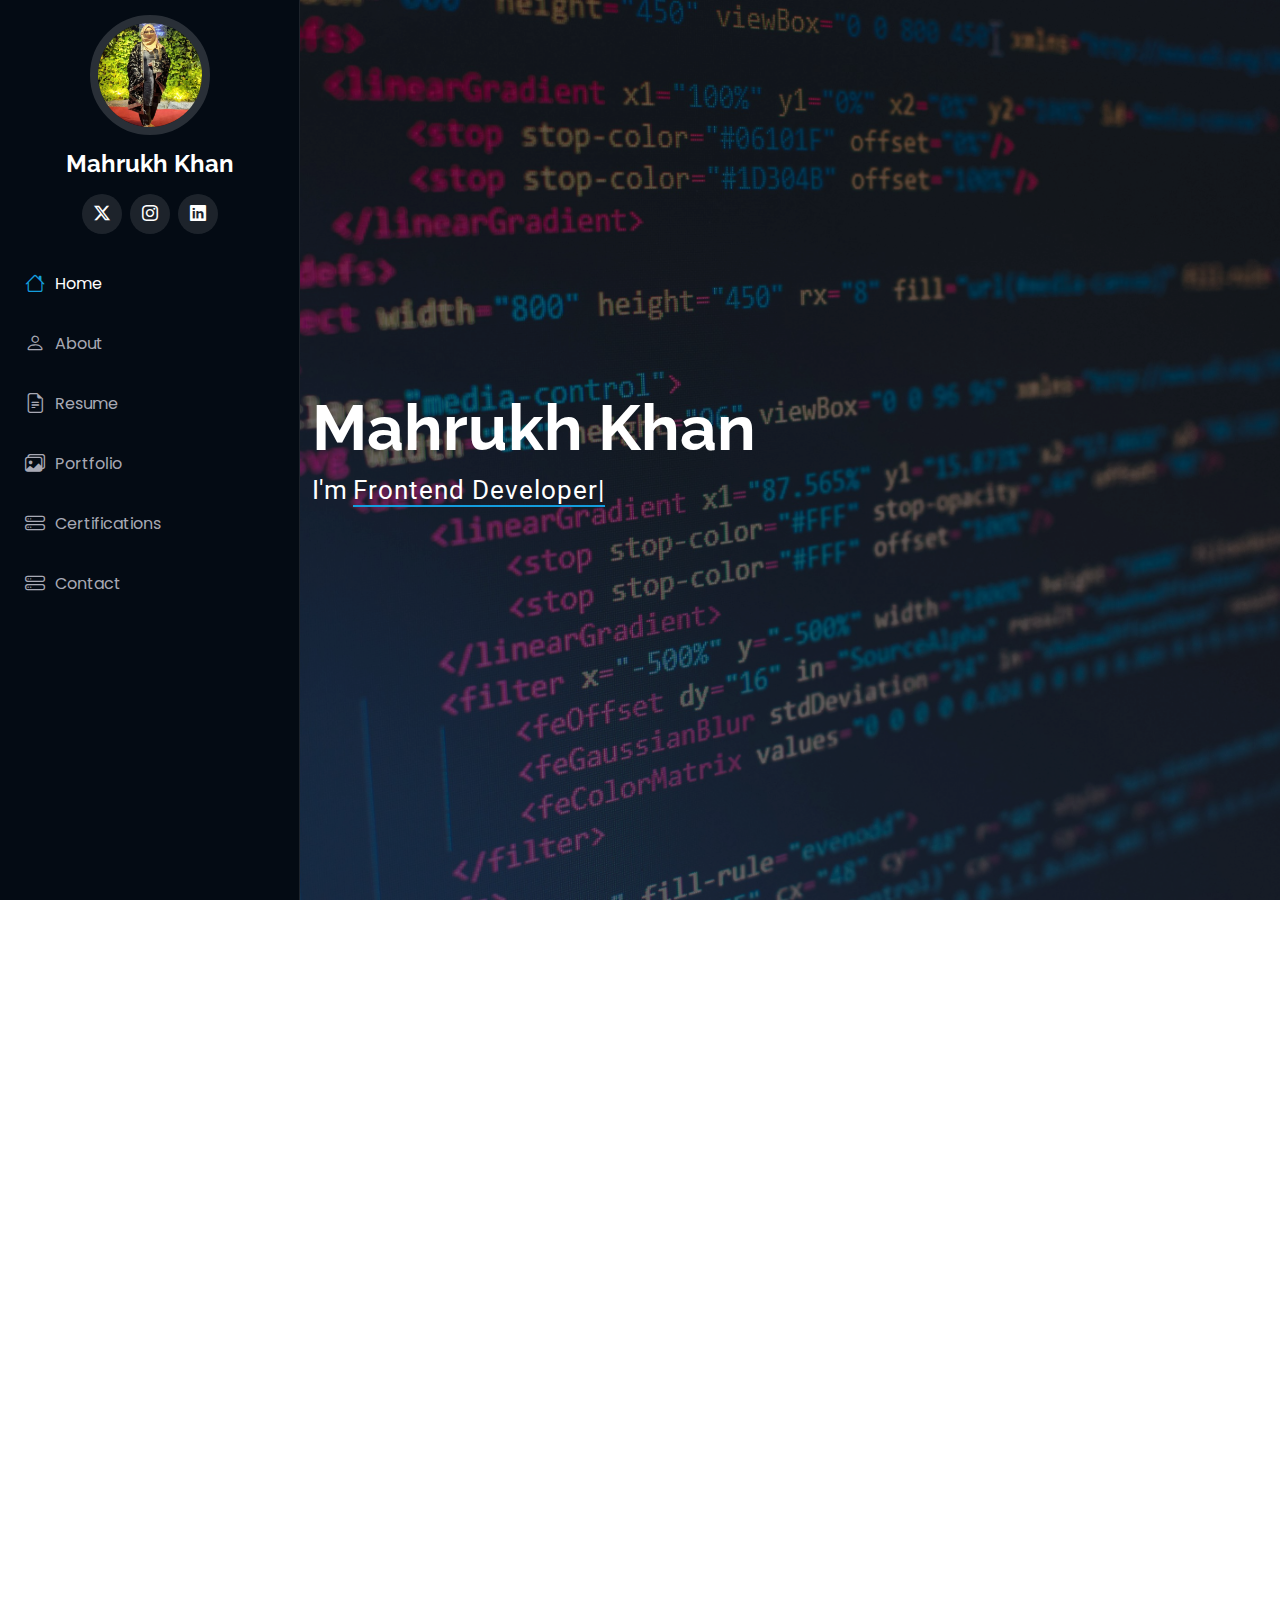
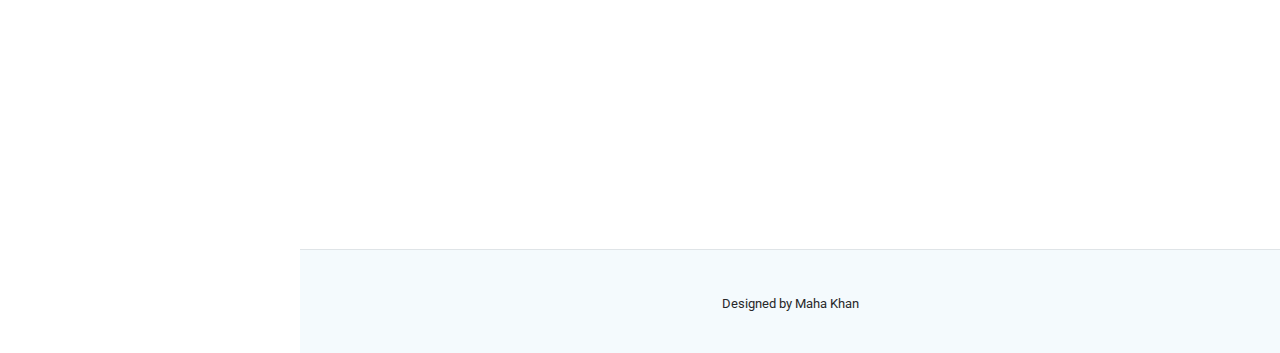
<file: index.html>
<!DOCTYPE html>
<html lang="en">

<head>
  <meta charset="utf-8">
  <meta content="width=device-width, initial-scale=1.0" name="viewport">
  <title>PortFolio</title>
  <meta content="" name="description">
  <meta content="" name="keywords">

  <!-- Fonts -->
  <link href="https://fonts.googleapis.com" rel="preconnect">
  <link href="https://fonts.gstatic.com" rel="preconnect" crossorigin>
  <link href="https://fonts.googleapis.com/css2?family=Roboto:ital,wght@0,100;0,300;0,400;0,500;0,700;0,900;1,100;1,300;1,400;1,500;1,700;1,900&family=Poppins:ital,wght@0,100;0,200;0,300;0,400;0,500;0,600;0,700;0,800;0,900;1,100;1,200;1,300;1,400;1,500;1,600;1,700;1,800;1,900&family=Raleway:ital,wght@0,100;0,200;0,300;0,400;0,500;0,600;0,700;0,800;0,900;1,100;1,200;1,300;1,400;1,500;1,600;1,700;1,800;1,900&display=swap" rel="stylesheet">

  <!-- Vendor CSS Files -->
  <link href="assets/vendor/bootstrap/css/bootstrap.min.css" rel="stylesheet">
  <link href="assets/vendor/bootstrap-icons/bootstrap-icons.css" rel="stylesheet">
  <link href="assets/vendor/aos/aos.css" rel="stylesheet">
  <link href="assets/vendor/glightbox/css/glightbox.min.css" rel="stylesheet">
  <link href="assets/vendor/swiper/swiper-bundle.min.css" rel="stylesheet">

  <!-- Main CSS File -->
  <link href="assets/css/main.css" rel="stylesheet">

  <!-- =======================================================
  * Template Name: iPortfolio
  * Template URL: https://bootstrapmade.com/iportfolio-bootstrap-portfolio-websites-template/
  * Updated: Jun 29 2024 with Bootstrap v5.3.3
  * Author: BootstrapMade.com
  * License: https://bootstrapmade.com/license/
  ======================================================== -->
</head>

<body class="index-page">

  <header id="header" class="header dark-background d-flex flex-column">
    <i class="header-toggle d-xl-none bi bi-list"></i>

    <div class="profile-img">
      <img src="assets/img/LinkedIn.png" alt="" class="img-fluid rounded-circle">
    </div>

    <a href="index.html" class="logo d-flex align-items-center justify-content-center">
      <!-- Uncomment the line below if you also wish to use an image logo -->
      <!-- <img src="assets/img/logo.png" alt=""> -->
      <h1 class="sitename">Mahrukh Khan</h1>
    </a>

    <div class="social-links text-center">
      <a href="https://www.x.com/" class="twitter"><i class="bi bi-twitter-x"></i></a>
      <a href="https://www.instagram.com/" class="instagram"><i class="bi bi-instagram"></i></a>
      <a href="https://www.linkedin.com/in/mahrukh-khan-15290b213" class="linkedin"><i class="bi bi-linkedin"></i></a>
    </div>

    <nav id="navmenu" class="navmenu">
      <ul>
        <li><a href="#hero" class="active"><i class="bi bi-house navicon"></i>Home</a></li>
        <li><a href="#about"><i class="bi bi-person navicon"></i> About</a></li>
        <li><a href="#resume"><i class="bi bi-file-earmark-text navicon"></i> Resume</a></li>
        <li><a href="#portfolio"><i class="bi bi-images navicon"></i> Portfolio</a></li>
        <li><a href="#Certifications"><i class="bi bi-hdd-stack navicon"></i>Certifications</a></li>
        <li><a href="#contact"><i class="bi bi-hdd-stack navicon"></i>Contact</a></li>
      </ul>
    </nav>

  </header>

  <main class="main">

    <!-- Hero Section -->
    <section id="hero" class="hero section dark-background">

      <img src="assets/img/hero-bg-img.jpg" alt="" data-aos="fade-in" class="">

      <div class="container" data-aos="fade-up" data-aos-delay="100">
        <h2>Mahrukh Khan</h2>
        <p>I'm <span class="typed" data-typed-items="Frontend Developer, Freelancer">Frontend Developer</span><span class="typed-cursor typed-cursor--blink" aria-hidden="true"></span><span class="typed-cursor typed-cursor--blink" aria-hidden="true"></span></p>
      </div>

    </section><!-- /Hero Section -->

    <!-- About Section -->
    <section id="about" class="about section">

      <!-- Section Title -->
      <div class="container section-title" data-aos="fade-up">
        <h2>About</h2>
        <p>I’m a Front-End Developer with over 4 years of experience crafting clean, responsive, and user-focused web
          interfaces. My work revolves around turning creative ideas into functional, high-performing digital experiences that
          not only look good but feel right to users.

          <br/><br/>
        
          I specialize in building modern, scalable front-end solutions using HTML, CSS, JavaScript, and jQuery, along with
          popular frameworks like Bootstrap (4 & 5), Tailwind CSS, and Bulma. I’m also skilled in working with CSS preprocessors
          for efficient and maintainable styling.

          <br/><br/>
        
          Recently, I’ve been expanding my skill set into React.js — developing interactive UI components, handling API
          integrations, and exploring the basics of Node.js for a deeper understanding of full-stack development. I’m also
          experienced in SQL Server Management Studio, allowing me to collaborate effectively with backend teams.

          <br/><br/>
        
          What drives me most is creating seamless, accessible, and visually appealing interfaces that deliver real value to
          users. I love bridging the gap between design and code, ensuring every pixel serves a purpose and every interaction
          feels intuitive.

          <br/><br/>
        
          When I’m not coding, I’m usually exploring new front-end trends, refining UI details, or experimenting with fresh
          design systems to keep my work modern and engaging.</p>
      </div><!-- End Section Title -->

      <div class="container" data-aos="fade-up" data-aos-delay="100">

        <div class="row gy-4 justify-content-center">
          <div class="col-lg-4">
            <img src="assets/img/LinkedIn.png" class="img-fluid" alt="">
          </div>
          <div class="col-lg-8 content">
            <h2>UI/UX Engineer &amp; Web Developer.</h2>
            <p class="fst-italic py-3">
              On the creative side, I focus on user experience and interface design, ensuring that every layout, color, and
              interaction aligns with user needs and brand identity. On the technical side, I work with React.js for dynamic UI
              development, handle API integrations, and have a growing command of Node.js and SQL Server Management Studio for
              backend collaboration and data management.
            </p>
            <div class="row">
              <div class="col-lg-6">
                <ul>
                  <li><i class="bi bi-chevron-right"></i> <strong>Birthday:</strong> <span>26 June 1999</span></li>
                  <li><i class="bi bi-chevron-right"></i> <strong>Phone:</strong> <span>0331-0218702</span></li>
                  <li><i class="bi bi-chevron-right"></i> <strong>City:</strong> <span>Karachi</span></li>
                </ul>
              </div>
              <div class="col-lg-6">
                <ul>
                  <li><i class="bi bi-chevron-right"></i> <strong>Degree:</strong> <span>BS in Software Engineering</span></li>
                  <li><i class="bi bi-chevron-right"></i> <strong>Email:</strong> <span>kmaha5032@gmail.com</span></li>
                  <li><i class="bi bi-chevron-right"></i> <strong>Freelance:</strong> <span>Available</span></li>
                </ul>
              </div>
            </div>
            <p class="py-3">
              I thrive on creating digital products that balance aesthetics with usability — transforming complex ideas into simple,
              meaningful experiences. My goal is to build solutions that not only look great but also deliver measurable impact.
            </p>
          </div>
        </div>

      </div>

    </section><!-- /About Section -->

    <!-- Skills Section -->
    <section id="skills" class="skills section light-background">

      <!-- Section Title -->
      <div class="container section-title" data-aos="fade-up">
        <h2>Skills</h2>
        <p>Below is a snapshot of my technical skillset and the tools I work with daily</p>
      </div><!-- End Section Title -->

      <div class="container" data-aos="fade-up" data-aos-delay="100">

        <div class="row skills-content skills-animation">

          <div class="col-lg-6">

            <div class="progress">
              <span class="skill"><span>HTML</span> <i class="val">100%</i></span>
              <div class="progress-bar-wrap">
                <div class="progress-bar" role="progressbar" aria-valuenow="100" aria-valuemin="0" aria-valuemax="100"></div>
              </div>
            </div><!-- End Skills Item -->

            <div class="progress">
              <span class="skill"><span>CSS</span> <i class="val">90%</i></span>
              <div class="progress-bar-wrap">
                <div class="progress-bar" role="progressbar" aria-valuenow="90" aria-valuemin="0" aria-valuemax="100"></div>
              </div>
            </div><!-- End Skills Item -->

            <div class="progress">
              <span class="skill"><span>JavaScript</span> <i class="val">85%</i></span>
              <div class="progress-bar-wrap">
                <div class="progress-bar" role="progressbar" aria-valuenow="85" aria-valuemin="0" aria-valuemax="100"></div>
              </div>
            </div><!-- End Skills Item -->

          </div>

          <div class="col-lg-6">

            <div class="progress">
              <span class="skill"><span>React JS</span> <i class="val">60%</i></span>
              <div class="progress-bar-wrap">
                <div class="progress-bar" role="progressbar" aria-valuenow="60" aria-valuemin="0" aria-valuemax="100"></div>
              </div>
            </div><!-- End Skills Item -->

            <div class="progress">
              <span class="skill"><span>Node JS</span> <i class="val">40%</i></span>
              <div class="progress-bar-wrap">
                <div class="progress-bar" role="progressbar" aria-valuenow="40" aria-valuemin="0" aria-valuemax="100"></div>
              </div>
            </div><!-- End Skills Item -->

            <div class="progress">
              <span class="skill"><span>SQL Server Management Studio</span> <i class="val">55%</i></span>
              <div class="progress-bar-wrap">
                <div class="progress-bar" role="progressbar" aria-valuenow="55" aria-valuemin="0" aria-valuemax="100"></div>
              </div>
            </div><!-- End Skills Item -->

          </div>

        </div>

      </div>

    </section><!-- /Skills Section -->

    <!-- Resume Section -->
    <section id="resume" class="resume section">

      <!-- Section Title -->
      <div class="container section-title" data-aos="fade-up">
        <h2>Resume</h2>
        <p>Skilled in blending design thinking with front-end development to deliver seamless user experiences. Proficient in modern frameworks, UI libraries, and best coding practices, with a passion for clean code, usability, and innovation.</p>
      </div><!-- End Section Title -->

      <div class="container">

        <div class="row">

          <div class="col-lg-6" data-aos="fade-up" data-aos-delay="100">
            <h3 class="resume-title">Sumary</h3>

            <div class="resume-item pb-0">
              <h4>Mahrukh Khan</h4>
              <p><em>Creative and detail-oriented UI/UX Engineer & Web Developer with over 4 years of experience in building responsive, user-focused, and visually appealing web applications.</em></p>
              <ul>
                <li>Karachi, Pakistan</li>
                <li>0331-0218702</li>
                <li>kmaha5032@gmail.com</li>
              </ul>
            </div><!-- Edn Resume Item -->

            <h3 class="resume-title">Education</h3>
            <div class="resume-item">
              <h4>Bachelors of Science in Software Engineering</h4>
              <h5>2018 - 2022</h5>
              <p><em>Baqai Institute of Information & Technology</em></p>
            </div><!-- Edn Resume Item -->
          </div>

          <div class="col-lg-6" data-aos="fade-up" data-aos-delay="200">
            <h3 class="resume-title">Professional Experience</h3>
            <div class="resume-item">
              <h4>UI/UX Engineer</h4>
              <h5>2022 - Present</h5>
              <p><em>Xautonomous Intelligent Automation</em></p>
              <ul>
                <li>Develop and maintain responsive, cross-browser compatible web interfaces using HTML, CSS, JS, and Bootstrap.</li>
                <li>Convert Figma and XD designs into pixel-perfect, production-ready web pages. </li>
                <li>Implement reusable UI components and maintain clean, scalable code.</li>
                <li>Integrated APIs and dynamic data handling in front-end applications using JavaScript and basic React.js.</li>
              </ul>
            </div><!-- Edn Resume Item -->

            <div class="resume-item">
              <h4>Frontend Developer</h4>
              <h5>2020 - 2021</h5>
              <p><em>MicroSharp Solutions</em></p>
              <ul>
                <li>Supported senior developers in front-end integration and debugging.</li>
                <li>Assisted in developing mobile-friendly websites using Tailwind CSS and Bulma</li>
                <li>Improved design-to-development accuracy through enhanced communication with designers.</li>
                <li>Worked on small-scale projects using Node.js basics for backend integration and SQL for data handling.</li>
              </ul>
            </div><!-- Edn Resume Item -->

          </div>

        </div>

      </div>

    </section><!-- /Resume Section -->

    <!-- Portfolio Section -->
    <section id="portfolio" class="portfolio section light-background">

      <!-- Section Title -->
      <div class="container section-title" data-aos="fade-up">
        <h2>Portfolio</h2>
      </div><!-- End Section Title -->

      <div class="container">

        <div class="isotope-layout" data-default-filter="*" data-layout="masonry" data-sort="original-order">
          <div class="row gy-4 isotope-container" data-aos="fade-up" data-aos-delay="200">
            <div class="col-lg-4 col-md-6 portfolio-item isotope-item filter-app">
              <div class="portfolio-content h-100">
                <img src="assets/img/portfolio/meta.png" class="img-fluid" alt="">
                <div class="portfolio-info">
                  <h4>Landing Page</h4>
                  <p>Meta Landing Page</p>
                  <a href="assets/img/portfolio/meta.png" title="App 1" data-gallery="portfolio-gallery-app" class="glightbox preview-link"><i class="bi bi-zoom-in"></i></a>
                  <a href="meta-portfolio-details.html" title="More Details" class="details-link"><i class="bi bi-link-45deg"></i></a>
                </div>
              </div>
            </div><!-- End Portfolio Item -->

            <div class="col-lg-4 col-md-6 portfolio-item isotope-item filter-product">
              <div class="portfolio-content h-100">
                <img src="assets/img/portfolio/Hotel.png" class="img-fluid" alt="">
                <div class="portfolio-info">
                  <h4>Grand Hotel</h4>
                  <p>Grand Hotel Landing Page</p>
                  <a href="assets/img/portfolio/Hotel.png" title="Product 1" data-gallery="portfolio-gallery-product" class="glightbox preview-link"><i class="bi bi-zoom-in"></i></a>
                  <a href="hotel-portfolio-details.html" title="More Details" class="details-link"><i class="bi bi-link-45deg"></i></a>
                </div>
              </div>
            </div><!-- End Portfolio Item -->

            <div class="col-lg-4 col-md-6 portfolio-item isotope-item filter-product">
              <div class="portfolio-content h-100">
                <img src="assets/img/portfolio/mexant.png" class="img-fluid" alt="">
                <div class="portfolio-info">
                  <h4>Mexant</h4>
                  <p>Mexant Landing Page</p>
                  <a href="assets/img/portfolio/mexant.png" title="Product 2" data-gallery="portfolio-gallery-product" class="glightbox preview-link"><i class="bi bi-zoom-in"></i></a>
                  <a href="mexant-portfolio-details.html" title="More Details" class="details-link"><i class="bi bi-link-45deg"></i></a>
                </div>
              </div>
            </div><!-- End Portfolio Item -->
          </div><!-- End Portfolio Container -->

        </div>

      </div>

    </section><!-- /Portfolio Section -->

    <!-- Services Section -->
    <section id="Certifications" class="services section">

      <!-- Section Title -->
      <div class="container section-title" data-aos="fade-up">
        <h2>Certifications</h2>
      </div><!-- End Section Title -->

      <div class="container">
        <div class="row gy-4">
          <div class="col-lg-4 col-md-6 service-item d-flex" data-aos="fade-up" data-aos-delay="100">
            <div class="icon flex-shrink-0"><i class="bi bi-mortarboard"></i></div>
            <div>
              <h4 class="title"><a href="service-details.html" class="stretched-link">Masters CSS Flex/Grid</a></h4>
              <p class="description">Masters CSS Flex/Grid Course from Udemy</p>
            </div>
          </div>
          <!-- End Service Item -->

          <div class="col-lg-4 col-md-6 service-item d-flex" data-aos="fade-up" data-aos-delay="200">
            <div class="icon flex-shrink-0"><i class="bi bi-mortarboard"></i></div>
            <div>
              <h4 class="title"><a href="service-details.html" class="stretched-link">Modern JS BootCamp</a></h4>
              <p class="description">Modern JS BootCamp Course from Udemy</p>
            </div>
          </div><!-- End Service Item -->

          <div class="col-lg-4 col-md-6 service-item d-flex" data-aos="fade-up" data-aos-delay="300">
            <div class="icon flex-shrink-0"><i class="bi bi-mortarboard"></i></div>
            <div>
              <h4 class="title"><a href="service-details.html" class="stretched-link">Advance React JS</a></h4>
              <p class="description">Advance React JS Course from Udemy</p>
            </div>
          </div><!-- End Service Item -->

          <div class="col-lg-4 col-md-6 service-item d-flex" data-aos="fade-up" data-aos-delay="500">
            <div class="icon flex-shrink-0"><i class="bi bi-mortarboard"></i></div>
            <div>
              <h4 class="title"><a href="service-details.html" class="stretched-link">Node JS</a></h4>
              <p class="description">Node JS Course from Udemy</p>
            </div>
          </div><!-- End Service Item -->

          <div class="col-lg-4 col-md-6 service-item d-flex" data-aos="fade-up" data-aos-delay="400">
            <div class="icon flex-shrink-0"><i class="bi bi-mortarboard"></i></div>
            <div>
              <h4 class="title"><a href="service-details.html" class="stretched-link">Web & Mobile Hybrid App Development</a></h4>
              <p class="description">Web & Mobile Hybrid App Development Course from SMIT</p>
            </div>
          </div><!-- End Service Item -->

          <div class="col-lg-4 col-md-6 service-item d-flex" data-aos="fade-up" data-aos-delay="400">
            <div class="icon flex-shrink-0"><i class="bi bi-mortarboard"></i></div>
            <div>
              <h4 class="title"><a href="service-details.html" class="stretched-link">Python</a></h4>
              <p class="description">Python Course from SMIT</p>
            </div>
          </div><!-- End Service Item -->

        </div>
      </div>
    </section><!-- /Services Section -->

    <!-- Contact Section -->
    <section id="contact" class="contact section">

      <!-- Section Title -->
      <div class="container section-title" data-aos="fade-up">
        <h2>Contact</h2>
      </div><!-- End Section Title -->

      <div class="container" data-aos="fade-up" data-aos-delay="100">

        <div class="row gy-4">

          <div class="col-lg-12">

            <div class="info-wrap">
              <div class="info-item d-flex" data-aos="fade-up" data-aos-delay="200">
                <i class="bi bi-geo-alt flex-shrink-0"></i>
                <div>
                  <h3>Address</h3>
                  <p>Karachi, Pakistan</p>
                </div>
              </div><!-- End Info Item -->

              <div class="info-item d-flex" data-aos="fade-up" data-aos-delay="300">
                <i class="bi bi-telephone flex-shrink-0"></i>
                <div>
                  <h3>Contact Me Over</h3>
                  <p>0331-0218702</p>
                </div>
              </div><!-- End Info Item -->

              <div class="info-item d-flex" data-aos="fade-up" data-aos-delay="400">
                <i class="bi bi-envelope flex-shrink-0"></i>
                <div>
                  <h3>Email Me Over</h3>
                  <p>kmaha5032@gmail.com</p>
                </div>
              </div><!-- End Info Item -->
            </div>
          </div>
        </div>

      </div>

    </section><!-- /Contact Section -->

  </main>

  <footer id="footer" class="footer position-relative light-background">

    <div class="container">
      <div class="credits">
        <!-- All the links in the footer should remain intact. -->
        <!-- You can delete the links only if you've purchased the pro version. -->
        <!-- Licensing information: https://bootstrapmade.com/license/ -->
        <!-- Purchase the pro version with working PHP/AJAX contact form: [buy-url] -->
        Designed by Maha Khan</a>
      </div>
    </div>

  </footer>

  <!-- Scroll Top -->
  <a href="#" id="scroll-top" class="scroll-top d-flex align-items-center justify-content-center"><i class="bi bi-arrow-up-short"></i></a>

  <!-- Preloader -->
  <div id="preloader"></div>

  <!-- Vendor JS Files -->
  <script src="assets/vendor/bootstrap/js/bootstrap.bundle.min.js"></script>
  <script src="assets/vendor/php-email-form/validate.js"></script>
  <script src="assets/vendor/aos/aos.js"></script>
  <script src="assets/vendor/typed.js/typed.umd.js"></script>
  <script src="assets/vendor/purecounter/purecounter_vanilla.js"></script>
  <script src="assets/vendor/waypoints/noframework.waypoints.js"></script>
  <script src="assets/vendor/glightbox/js/glightbox.min.js"></script>
  <script src="assets/vendor/imagesloaded/imagesloaded.pkgd.min.js"></script>
  <script src="assets/vendor/isotope-layout/isotope.pkgd.min.js"></script>
  <script src="assets/vendor/swiper/swiper-bundle.min.js"></script>

  <!-- Main JS File -->
  <script src="assets/js/main.js"></script>

</body>

</html>
</file>
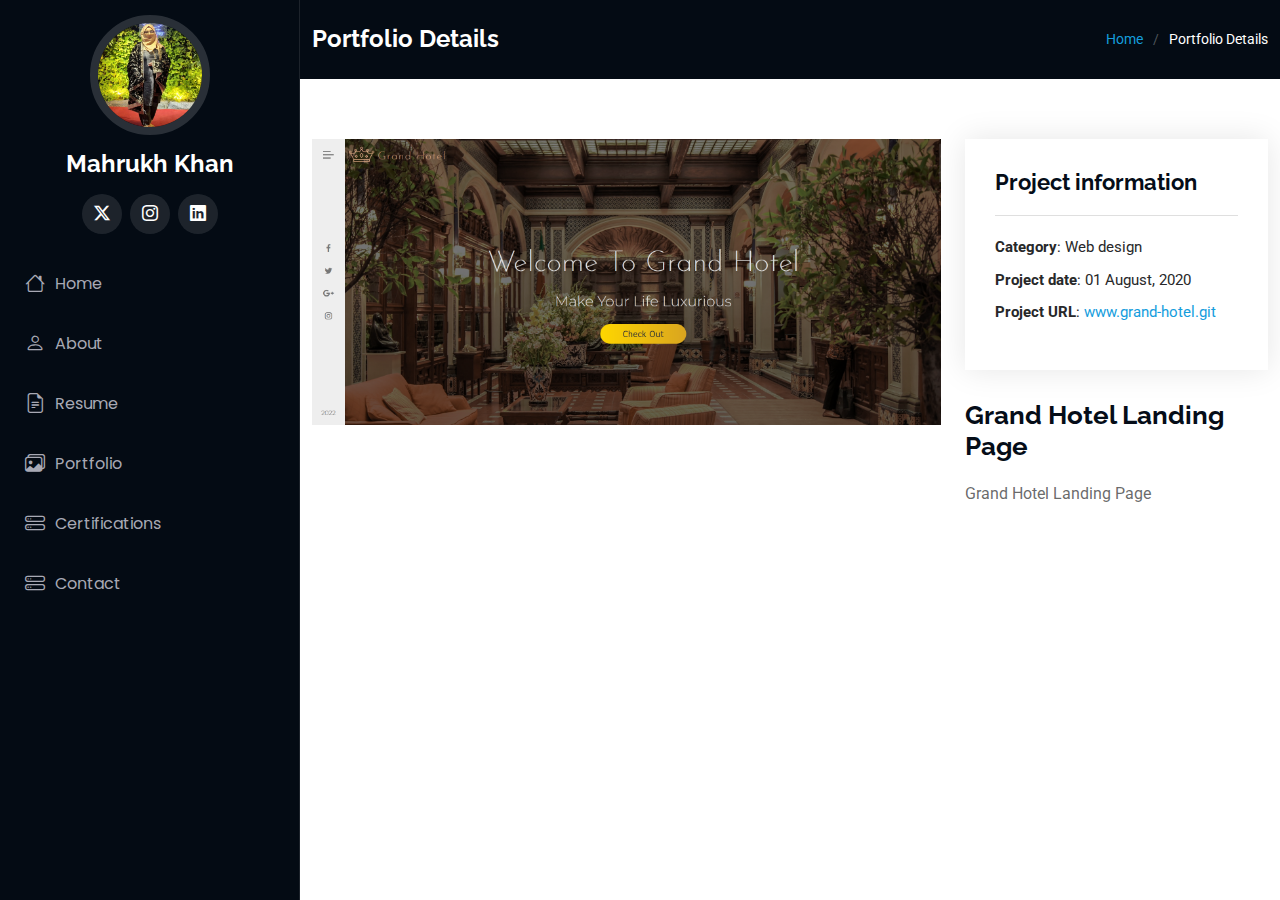
<file: hotel-portfolio-details.html>
<!DOCTYPE html>
<html lang="en">

<head>
  <meta charset="utf-8">
  <meta content="width=device-width, initial-scale=1.0" name="viewport">
  <title>Grand Hotel</title>
  <meta content="" name="description">
  <meta content="" name="keywords">

  <!-- Fonts -->
  <link href="https://fonts.googleapis.com" rel="preconnect">
  <link href="https://fonts.gstatic.com" rel="preconnect" crossorigin>
  <link href="https://fonts.googleapis.com/css2?family=Roboto:ital,wght@0,100;0,300;0,400;0,500;0,700;0,900;1,100;1,300;1,400;1,500;1,700;1,900&family=Poppins:ital,wght@0,100;0,200;0,300;0,400;0,500;0,600;0,700;0,800;0,900;1,100;1,200;1,300;1,400;1,500;1,600;1,700;1,800;1,900&family=Raleway:ital,wght@0,100;0,200;0,300;0,400;0,500;0,600;0,700;0,800;0,900;1,100;1,200;1,300;1,400;1,500;1,600;1,700;1,800;1,900&display=swap" rel="stylesheet">

  <!-- Vendor CSS Files -->
  <link href="assets/vendor/bootstrap/css/bootstrap.min.css" rel="stylesheet">
  <link href="assets/vendor/bootstrap-icons/bootstrap-icons.css" rel="stylesheet">
  <link href="assets/vendor/aos/aos.css" rel="stylesheet">
  <link href="assets/vendor/glightbox/css/glightbox.min.css" rel="stylesheet">

  <!-- Main CSS File -->
  <link href="assets/css/main.css" rel="stylesheet">

  <!-- =======================================================
  * Template Name: iPortfolio
  * Template URL: https://bootstrapmade.com/iportfolio-bootstrap-portfolio-websites-template/
  * Updated: Jun 29 2024 with Bootstrap v5.3.3
  * Author: BootstrapMade.com
  * License: https://bootstrapmade.com/license/
  ======================================================== -->
</head>

<body class="portfolio-details-page">

  <header id="header" class="header dark-background d-flex flex-column">
    <i class="header-toggle d-xl-none bi bi-list"></i>

    <div class="profile-img">
      <img src="assets/img/LinkedIn.png" alt="" class="img-fluid rounded-circle">
    </div>

    <a href="index.html" class="logo d-flex align-items-center justify-content-center">
      <!-- Uncomment the line below if you also wish to use an image logo -->
      <!-- <img src="assets/img/logo.png" alt=""> -->
      <h1 class="sitename">Mahrukh Khan</h1>
    </a>

    <div class="social-links text-center">
      <a href="https://www.x.com/" class="twitter"><i class="bi bi-twitter-x"></i></a>
      <a href="https://www.instagram.com/" class="instagram"><i class="bi bi-instagram"></i></a>
      <a href="https://www.linkedin.com/in/mahrukh-khan-15290b213" class="linkedin"><i class="bi bi-linkedin"></i></a>
    </div>

    <nav id="navmenu" class="navmenu">
      <ul>
        <li><a href="#hero"><i class="bi bi-house navicon"></i>Home</a></li>
        <li><a href="#about"><i class="bi bi-person navicon"></i> About</a></li>
        <li><a href="#resume"><i class="bi bi-file-earmark-text navicon"></i> Resume</a></li>
        <li><a href="#portfolio"><i class="bi bi-images navicon"></i> Portfolio</a></li>
        <li><a href="#Certifications"><i class="bi bi-hdd-stack navicon"></i>Certifications</a></li>
        <li><a href="#contact"><i class="bi bi-hdd-stack navicon"></i>Contact</a></li>
      </ul>
    </nav>

  </header>

  <main class="main">

    <!-- Page Title -->
    <div class="page-title dark-background">
      <div class="container d-lg-flex justify-content-between align-items-center">
        <h1 class="mb-2 mb-lg-0">Portfolio Details</h1>
        <nav class="breadcrumbs">
          <ol>
            <li><a href="index.html">Home</a></li>
            <li class="current">Portfolio Details</li>
          </ol>
        </nav>
      </div>
    </div><!-- End Page Title -->

    <!-- Portfolio Details Section -->
    <section id="portfolio-details" class="portfolio-details section">

      <div class="container" data-aos="fade-up" data-aos-delay="100">

        <div class="row gy-4">

          <div class="col-lg-8">
            <div class="portfolio-details-slider">
              <div class="align-items-center">
                <div>
                  <img src="assets/img/portfolio/Hotel.png" alt="">
                </div>
              </div>
            </div>
          </div>

          <div class="col-lg-4">
            <div class="portfolio-info" data-aos="fade-up" data-aos-delay="200">
              <h3>Project information</h3>
              <ul>
                <li><strong>Category</strong>: Web design</li>
                <li><strong>Project date</strong>: 01 August, 2020</li>
                <li><strong>Project URL</strong>: <a href="https://github.com/MAH621596/Grand-Hotel.git">www.grand-hotel.git</a></li>
              </ul>
            </div>
            <div class="portfolio-description" data-aos="fade-up" data-aos-delay="300">
              <h2>Grand Hotel Landing Page</h2>
              <p>
                Grand Hotel Landing Page
              </p>
            </div>
          </div>

        </div>

      </div>

    </section><!-- /Portfolio Details Section -->
  </main>

  <!-- Scroll Top -->
  <a href="#" id="scroll-top" class="scroll-top d-flex align-items-center justify-content-center"><i class="bi bi-arrow-up-short"></i></a>

  <!-- Preloader -->
  <div id="preloader"></div>

  <!-- Vendor JS Files -->
  <script src="assets/vendor/bootstrap/js/bootstrap.bundle.min.js"></script>
  <script src="assets/vendor/php-email-form/validate.js"></script>
  <script src="assets/vendor/aos/aos.js"></script>
  <script src="assets/vendor/typed.js/typed.umd.js"></script>
  <script src="assets/vendor/purecounter/purecounter_vanilla.js"></script>
  <script src="assets/vendor/waypoints/noframework.waypoints.js"></script>
  <script src="assets/vendor/glightbox/js/glightbox.min.js"></script>
  <script src="assets/vendor/imagesloaded/imagesloaded.pkgd.min.js"></script>
  <script src="assets/vendor/isotope-layout/isotope.pkgd.min.js"></script>

  <!-- Main JS File -->
  <script src="assets/js/main.js"></script>

</body>

</html>
</file>
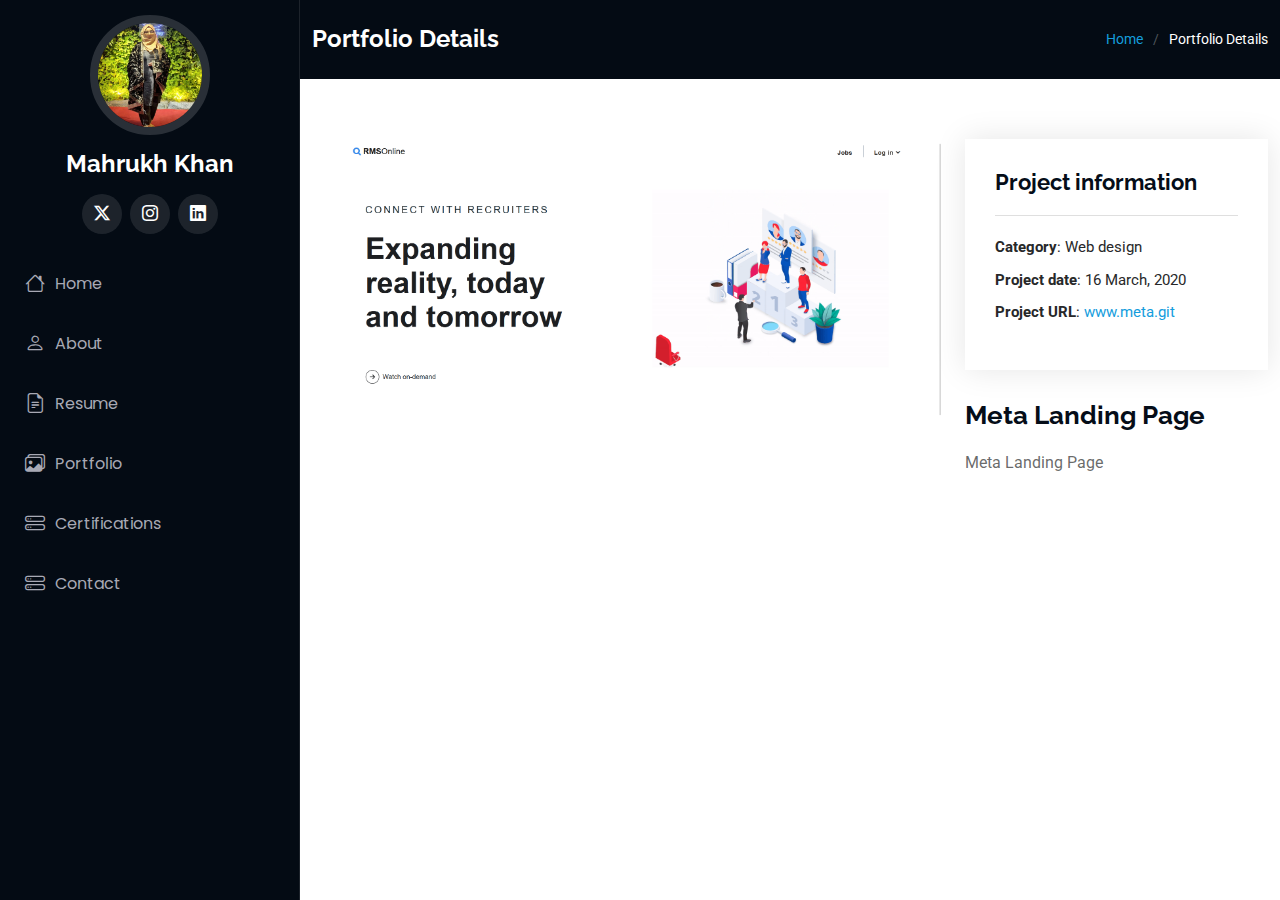
<file: meta-portfolio-details.html>
<!DOCTYPE html>
<html lang="en">

<head>
  <meta charset="utf-8">
  <meta content="width=device-width, initial-scale=1.0" name="viewport">
  <title>Meta</title>
  <meta content="" name="description">
  <meta content="" name="keywords">

  <!-- Fonts -->
  <link href="https://fonts.googleapis.com" rel="preconnect">
  <link href="https://fonts.gstatic.com" rel="preconnect" crossorigin>
  <link href="https://fonts.googleapis.com/css2?family=Roboto:ital,wght@0,100;0,300;0,400;0,500;0,700;0,900;1,100;1,300;1,400;1,500;1,700;1,900&family=Poppins:ital,wght@0,100;0,200;0,300;0,400;0,500;0,600;0,700;0,800;0,900;1,100;1,200;1,300;1,400;1,500;1,600;1,700;1,800;1,900&family=Raleway:ital,wght@0,100;0,200;0,300;0,400;0,500;0,600;0,700;0,800;0,900;1,100;1,200;1,300;1,400;1,500;1,600;1,700;1,800;1,900&display=swap" rel="stylesheet">

  <!-- Vendor CSS Files -->
  <link href="assets/vendor/bootstrap/css/bootstrap.min.css" rel="stylesheet">
  <link href="assets/vendor/bootstrap-icons/bootstrap-icons.css" rel="stylesheet">
  <link href="assets/vendor/aos/aos.css" rel="stylesheet">
  <link href="assets/vendor/glightbox/css/glightbox.min.css" rel="stylesheet">

  <!-- Main CSS File -->
  <link href="assets/css/main.css" rel="stylesheet">

  <!-- =======================================================
  * Template Name: iPortfolio
  * Template URL: https://bootstrapmade.com/iportfolio-bootstrap-portfolio-websites-template/
  * Updated: Jun 29 2024 with Bootstrap v5.3.3
  * Author: BootstrapMade.com
  * License: https://bootstrapmade.com/license/
  ======================================================== -->
</head>

<body class="portfolio-details-page">

  <header id="header" class="header dark-background d-flex flex-column">
    <i class="header-toggle d-xl-none bi bi-list"></i>

    <div class="profile-img">
      <img src="assets/img/LinkedIn.png" alt="" class="img-fluid rounded-circle">
    </div>

    <a href="index.html" class="logo d-flex align-items-center justify-content-center">
      <!-- Uncomment the line below if you also wish to use an image logo -->
      <!-- <img src="assets/img/logo.png" alt=""> -->
      <h1 class="sitename">Mahrukh Khan</h1>
    </a>

    <div class="social-links text-center">
      <a href="https://www.x.com/" class="twitter"><i class="bi bi-twitter-x"></i></a>
      <a href="https://www.instagram.com/" class="instagram"><i class="bi bi-instagram"></i></a>
      <a href="https://www.linkedin.com/in/mahrukh-khan-15290b213" class="linkedin"><i class="bi bi-linkedin"></i></a>
    </div>

    <nav id="navmenu" class="navmenu">
      <ul>
        <li><a href="#hero"><i class="bi bi-house navicon"></i>Home</a></li>
        <li><a href="#about"><i class="bi bi-person navicon"></i> About</a></li>
        <li><a href="#resume"><i class="bi bi-file-earmark-text navicon"></i> Resume</a></li>
        <li><a href="#portfolio"><i class="bi bi-images navicon"></i> Portfolio</a></li>
        <li><a href="#Certifications"><i class="bi bi-hdd-stack navicon"></i>Certifications</a></li>
        <li><a href="#contact"><i class="bi bi-hdd-stack navicon"></i>Contact</a></li>
      </ul>
    </nav>

  </header>

  <main class="main">

    <!-- Page Title -->
    <div class="page-title dark-background">
      <div class="container d-lg-flex justify-content-between align-items-center">
        <h1 class="mb-2 mb-lg-0">Portfolio Details</h1>
        <nav class="breadcrumbs">
          <ol>
            <li><a href="index.html">Home</a></li>
            <li class="current">Portfolio Details</li>
          </ol>
        </nav>
      </div>
    </div><!-- End Page Title -->

    <!-- Portfolio Details Section -->
    <section id="portfolio-details" class="portfolio-details section">

      <div class="container" data-aos="fade-up" data-aos-delay="100">

        <div class="row gy-4">

          <div class="col-lg-8">
            <div class="portfolio-details-slider">
              <div class="align-items-center">
                <div>
                  <img src="assets/img/portfolio/meta.png" alt="">
                </div>
              </div>
            </div>
          </div>

          <div class="col-lg-4">
            <div class="portfolio-info" data-aos="fade-up" data-aos-delay="200">
              <h3>Project information</h3>
              <ul>
                <li><strong>Category</strong>: Web design</li>
                <li><strong>Project date</strong>: 16 March, 2020</li>
                <li><strong>Project URL</strong>: <a href="https://github.com/MAH621596/Meta-Project.git">www.meta.git</a></li>
              </ul>
            </div>
            <div class="portfolio-description" data-aos="fade-up" data-aos-delay="300">
              <h2>Meta Landing Page</h2>
              <p>
                  Meta Landing Page
              </p>
            </div>
          </div>

        </div>

      </div>

    </section><!-- /Portfolio Details Section -->

  </main>

  <!-- Scroll Top -->
  <a href="#" id="scroll-top" class="scroll-top d-flex align-items-center justify-content-center"><i class="bi bi-arrow-up-short"></i></a>

  <!-- Preloader -->
  <div id="preloader"></div>

  <!-- Vendor JS Files -->
  <script src="assets/vendor/bootstrap/js/bootstrap.bundle.min.js"></script>
  <script src="assets/vendor/php-email-form/validate.js"></script>
  <script src="assets/vendor/aos/aos.js"></script>
  <script src="assets/vendor/typed.js/typed.umd.js"></script>
  <script src="assets/vendor/purecounter/purecounter_vanilla.js"></script>
  <script src="assets/vendor/waypoints/noframework.waypoints.js"></script>
  <script src="assets/vendor/glightbox/js/glightbox.min.js"></script>
  <script src="assets/vendor/imagesloaded/imagesloaded.pkgd.min.js"></script>
  <script src="assets/vendor/isotope-layout/isotope.pkgd.min.js"></script>

  <!-- Main JS File -->
  <script src="assets/js/main.js"></script>

</body>

</html>
</file>
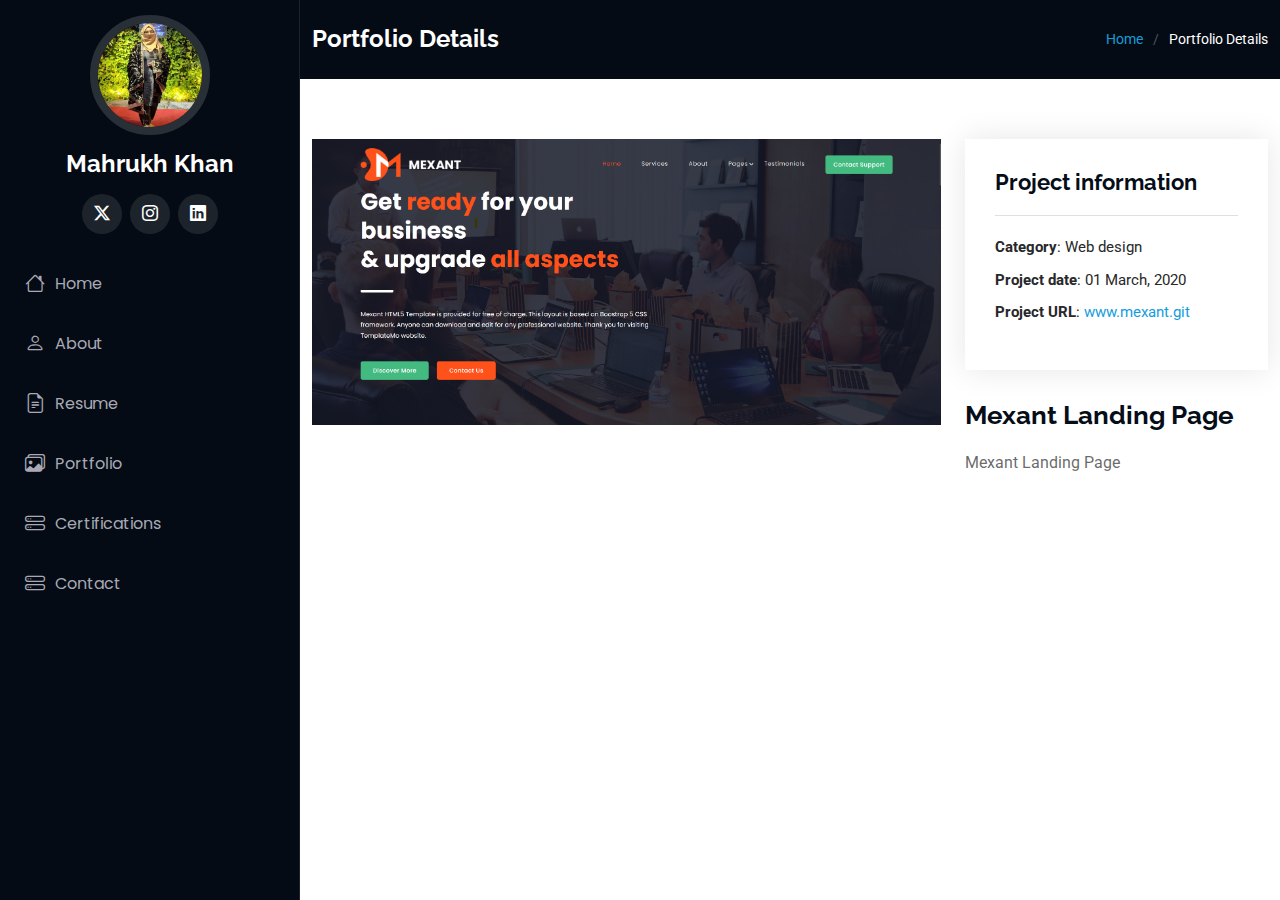
<file: mexant-portfolio-details.html>
<!DOCTYPE html>
<html lang="en">

<head>
  <meta charset="utf-8">
  <meta content="width=device-width, initial-scale=1.0" name="viewport">
  <title>Mexant</title>
  <meta content="" name="description">
  <meta content="" name="keywords">

  <!-- Fonts -->
  <link href="https://fonts.googleapis.com" rel="preconnect">
  <link href="https://fonts.gstatic.com" rel="preconnect" crossorigin>
  <link href="https://fonts.googleapis.com/css2?family=Roboto:ital,wght@0,100;0,300;0,400;0,500;0,700;0,900;1,100;1,300;1,400;1,500;1,700;1,900&family=Poppins:ital,wght@0,100;0,200;0,300;0,400;0,500;0,600;0,700;0,800;0,900;1,100;1,200;1,300;1,400;1,500;1,600;1,700;1,800;1,900&family=Raleway:ital,wght@0,100;0,200;0,300;0,400;0,500;0,600;0,700;0,800;0,900;1,100;1,200;1,300;1,400;1,500;1,600;1,700;1,800;1,900&display=swap" rel="stylesheet">

  <!-- Vendor CSS Files -->
  <link href="assets/vendor/bootstrap/css/bootstrap.min.css" rel="stylesheet">
  <link href="assets/vendor/bootstrap-icons/bootstrap-icons.css" rel="stylesheet">
  <link href="assets/vendor/aos/aos.css" rel="stylesheet">
  <link href="assets/vendor/glightbox/css/glightbox.min.css" rel="stylesheet">

  <!-- Main CSS File -->
  <link href="assets/css/main.css" rel="stylesheet">

  <!-- =======================================================
  * Template Name: iPortfolio
  * Template URL: https://bootstrapmade.com/iportfolio-bootstrap-portfolio-websites-template/
  * Updated: Jun 29 2024 with Bootstrap v5.3.3
  * Author: BootstrapMade.com
  * License: https://bootstrapmade.com/license/
  ======================================================== -->
</head>

<body class="portfolio-details-page">

  <header id="header" class="header dark-background d-flex flex-column">
    <i class="header-toggle d-xl-none bi bi-list"></i>

    <div class="profile-img">
      <img src="assets/img/LinkedIn.png" alt="" class="img-fluid rounded-circle">
    </div>

    <a href="index.html" class="logo d-flex align-items-center justify-content-center">
      <!-- Uncomment the line below if you also wish to use an image logo -->
      <!-- <img src="assets/img/logo.png" alt=""> -->
      <h1 class="sitename">Mahrukh Khan</h1>
    </a>

    <div class="social-links text-center">
      <a href="https://www.x.com/" class="twitter"><i class="bi bi-twitter-x"></i></a>
      <a href="https://www.instagram.com/" class="instagram"><i class="bi bi-instagram"></i></a>
      <a href="https://www.linkedin.com/in/mahrukh-khan-15290b213" class="linkedin"><i class="bi bi-linkedin"></i></a>
    </div>

    <nav id="navmenu" class="navmenu">
      <ul>
        <li><a href="#hero"><i class="bi bi-house navicon"></i>Home</a></li>
        <li><a href="#about"><i class="bi bi-person navicon"></i> About</a></li>
        <li><a href="#resume"><i class="bi bi-file-earmark-text navicon"></i> Resume</a></li>
        <li><a href="#portfolio"><i class="bi bi-images navicon"></i> Portfolio</a></li>
        <li><a href="#Certifications"><i class="bi bi-hdd-stack navicon"></i>Certifications</a></li>
        <li><a href="#contact"><i class="bi bi-hdd-stack navicon"></i>Contact</a></li>
      </ul>
    </nav>

  </header>

  <main class="main">

    <!-- Page Title -->
    <div class="page-title dark-background">
      <div class="container d-lg-flex justify-content-between align-items-center">
        <h1 class="mb-2 mb-lg-0">Portfolio Details</h1>
        <nav class="breadcrumbs">
          <ol>
            <li><a href="index.html">Home</a></li>
            <li class="current">Portfolio Details</li>
          </ol>
        </nav>
      </div>
    </div><!-- End Page Title -->

    <!-- Portfolio Details Section -->
    <section id="portfolio-details" class="portfolio-details section">

      <div class="container" data-aos="fade-up" data-aos-delay="100">

        <div class="row gy-4">

          <div class="col-lg-8">
            <div class="portfolio-details-slider">
              <div class="align-items-center">
                <div>
                  <img src="assets/img/portfolio/mexant.png" alt="">
                </div>
              </div>
            </div>
          </div>

          <div class="col-lg-4">
            <div class="portfolio-info" data-aos="fade-up" data-aos-delay="200">
              <h3>Project information</h3>
              <ul>
                <li><strong>Category</strong>: Web design</li>
                <li><strong>Project date</strong>: 01 March, 2020</li>
                <li><strong>Project URL</strong>: <a href="https://github.com/MAH621596/Mexant.git">www.mexant.git</a></li>
              </ul>
            </div>
            <div class="portfolio-description" data-aos="fade-up" data-aos-delay="300">
              <h2>Mexant Landing Page</h2>
              <p>
                Mexant Landing Page
              </p>
            </div>
          </div>

        </div>

      </div>

    </section><!-- /Portfolio Details Section -->

  </main>

  <!-- Scroll Top -->
  <a href="#" id="scroll-top" class="scroll-top d-flex align-items-center justify-content-center"><i class="bi bi-arrow-up-short"></i></a>

  <!-- Preloader -->
  <div id="preloader"></div>

  <!-- Vendor JS Files -->
  <script src="assets/vendor/bootstrap/js/bootstrap.bundle.min.js"></script>
  <script src="assets/vendor/php-email-form/validate.js"></script>
  <script src="assets/vendor/aos/aos.js"></script>
  <script src="assets/vendor/typed.js/typed.umd.js"></script>
  <script src="assets/vendor/purecounter/purecounter_vanilla.js"></script>
  <script src="assets/vendor/waypoints/noframework.waypoints.js"></script>
  <script src="assets/vendor/glightbox/js/glightbox.min.js"></script>
  <script src="assets/vendor/imagesloaded/imagesloaded.pkgd.min.js"></script>
  <script src="assets/vendor/isotope-layout/isotope.pkgd.min.js"></script>

  <!-- Main JS File -->
  <script src="assets/js/main.js"></script>

</body>

</html>
</file>
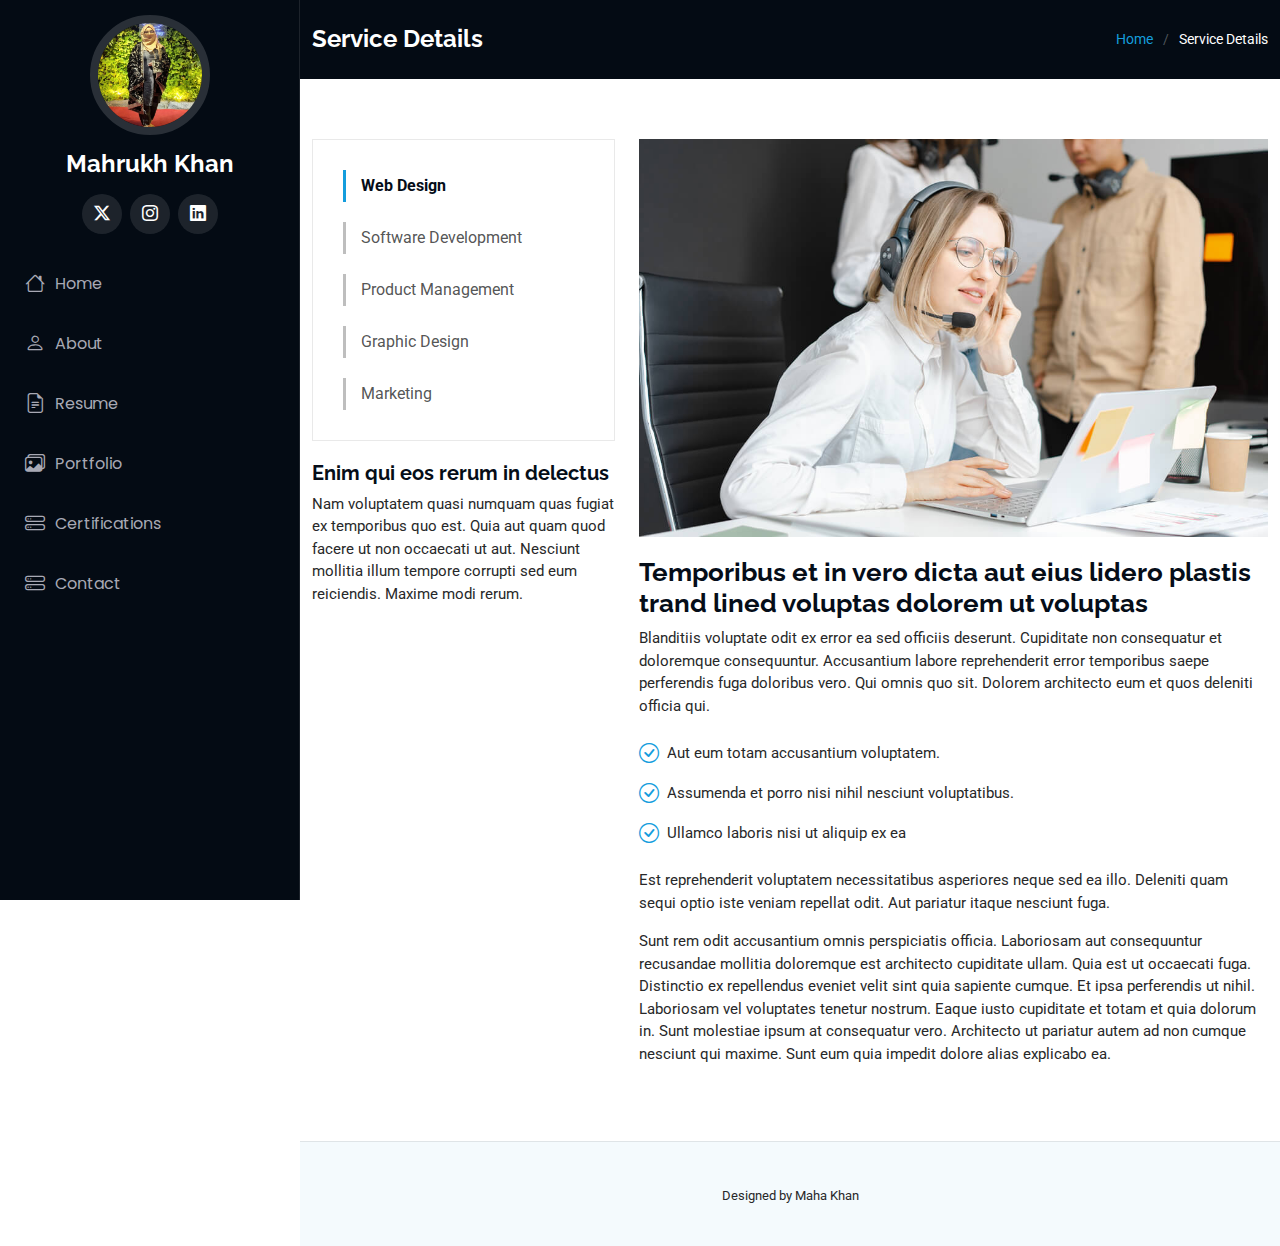
<file: service-details.html>
<!DOCTYPE html>
<html lang="en">

<head>
  <meta charset="utf-8">
  <meta content="width=device-width, initial-scale=1.0" name="viewport">
  <title>Service Details - iPortfolio Bootstrap Template</title>
  <meta content="" name="description">
  <meta content="" name="keywords">

  <!-- Fonts -->
  <link href="https://fonts.googleapis.com" rel="preconnect">
  <link href="https://fonts.gstatic.com" rel="preconnect" crossorigin>
  <link href="https://fonts.googleapis.com/css2?family=Roboto:ital,wght@0,100;0,300;0,400;0,500;0,700;0,900;1,100;1,300;1,400;1,500;1,700;1,900&family=Poppins:ital,wght@0,100;0,200;0,300;0,400;0,500;0,600;0,700;0,800;0,900;1,100;1,200;1,300;1,400;1,500;1,600;1,700;1,800;1,900&family=Raleway:ital,wght@0,100;0,200;0,300;0,400;0,500;0,600;0,700;0,800;0,900;1,100;1,200;1,300;1,400;1,500;1,600;1,700;1,800;1,900&display=swap" rel="stylesheet">

  <!-- Vendor CSS Files -->
  <link href="assets/vendor/bootstrap/css/bootstrap.min.css" rel="stylesheet">
  <link href="assets/vendor/bootstrap-icons/bootstrap-icons.css" rel="stylesheet">
  <link href="assets/vendor/aos/aos.css" rel="stylesheet">
  <link href="assets/vendor/glightbox/css/glightbox.min.css" rel="stylesheet">
  <link href="assets/vendor/swiper/swiper-bundle.min.css" rel="stylesheet">

  <!-- Main CSS File -->
  <link href="assets/css/main.css" rel="stylesheet">

  <!-- =======================================================
  * Template Name: iPortfolio
  * Template URL: https://bootstrapmade.com/iportfolio-bootstrap-portfolio-websites-template/
  * Updated: Jun 29 2024 with Bootstrap v5.3.3
  * Author: BootstrapMade.com
  * License: https://bootstrapmade.com/license/
  ======================================================== -->
</head>

<body class="service-details-page">

  <header id="header" class="header dark-background d-flex flex-column">
    <i class="header-toggle d-xl-none bi bi-list"></i>

    <div class="profile-img">
      <img src="assets/img/LinkedIn.png" alt="" class="img-fluid rounded-circle">
    </div>

    <a href="index.html" class="logo d-flex align-items-center justify-content-center">
      <!-- Uncomment the line below if you also wish to use an image logo -->
      <!-- <img src="assets/img/logo.png" alt=""> -->
      <h1 class="sitename">Mahrukh Khan</h1>
    </a>

    <div class="social-links text-center">
      <a href="https://www.x.com/" class="twitter"><i class="bi bi-twitter-x"></i></a>
      <a href="https://www.instagram.com/" class="instagram"><i class="bi bi-instagram"></i></a>
      <a href="https://www.linkedin.com/in/mahrukh-khan-15290b213" class="linkedin"><i class="bi bi-linkedin"></i></a>
    </div>

    <nav id="navmenu" class="navmenu">
      <ul>
        <li><a href="#hero"><i class="bi bi-house navicon"></i>Home</a></li>
        <li><a href="#about"><i class="bi bi-person navicon"></i> About</a></li>
        <li><a href="#resume"><i class="bi bi-file-earmark-text navicon"></i> Resume</a></li>
        <li><a href="#portfolio"><i class="bi bi-images navicon"></i> Portfolio</a></li>
        <li><a href="#Certifications"><i class="bi bi-hdd-stack navicon"></i>Certifications</a></li>
        <li><a href="#contact"><i class="bi bi-hdd-stack navicon"></i>Contact</a></li>
      </ul>
    </nav>

  </header>

  <main class="main">

    <!-- Page Title -->
    <div class="page-title dark-background">
      <div class="container d-lg-flex justify-content-between align-items-center">
        <h1 class="mb-2 mb-lg-0">Service Details</h1>
        <nav class="breadcrumbs">
          <ol>
            <li><a href="index.html">Home</a></li>
            <li class="current">Service Details</li>
          </ol>
        </nav>
      </div>
    </div><!-- End Page Title -->

    <!-- Service Details Section -->
    <section id="service-details" class="service-details section">

      <div class="container">

        <div class="row gy-4">

          <div class="col-lg-4" data-aos="fade-up" data-aos-delay="100">
            <div class="services-list">
              <a href="#" class="active">Web Design</a>
              <a href="#">Software Development</a>
              <a href="#">Product Management</a>
              <a href="#">Graphic Design</a>
              <a href="#">Marketing</a>
            </div>

            <h4>Enim qui eos rerum in delectus</h4>
            <p>Nam voluptatem quasi numquam quas fugiat ex temporibus quo est. Quia aut quam quod facere ut non occaecati ut aut. Nesciunt mollitia illum tempore corrupti sed eum reiciendis. Maxime modi rerum.</p>
          </div>

          <div class="col-lg-8" data-aos="fade-up" data-aos-delay="200">
            <img src="assets/img/services.jpg" alt="" class="img-fluid services-img">
            <h3>Temporibus et in vero dicta aut eius lidero plastis trand lined voluptas dolorem ut voluptas</h3>
            <p>
              Blanditiis voluptate odit ex error ea sed officiis deserunt. Cupiditate non consequatur et doloremque consequuntur. Accusantium labore reprehenderit error temporibus saepe perferendis fuga doloribus vero. Qui omnis quo sit. Dolorem architecto eum et quos deleniti officia qui.
            </p>
            <ul>
              <li><i class="bi bi-check-circle"></i> <span>Aut eum totam accusantium voluptatem.</span></li>
              <li><i class="bi bi-check-circle"></i> <span>Assumenda et porro nisi nihil nesciunt voluptatibus.</span></li>
              <li><i class="bi bi-check-circle"></i> <span>Ullamco laboris nisi ut aliquip ex ea</span></li>
            </ul>
            <p>
              Est reprehenderit voluptatem necessitatibus asperiores neque sed ea illo. Deleniti quam sequi optio iste veniam repellat odit. Aut pariatur itaque nesciunt fuga.
            </p>
            <p>
              Sunt rem odit accusantium omnis perspiciatis officia. Laboriosam aut consequuntur recusandae mollitia doloremque est architecto cupiditate ullam. Quia est ut occaecati fuga. Distinctio ex repellendus eveniet velit sint quia sapiente cumque. Et ipsa perferendis ut nihil. Laboriosam vel voluptates tenetur nostrum. Eaque iusto cupiditate et totam et quia dolorum in. Sunt molestiae ipsum at consequatur vero. Architecto ut pariatur autem ad non cumque nesciunt qui maxime. Sunt eum quia impedit dolore alias explicabo ea.
            </p>
          </div>

        </div>

      </div>

    </section><!-- /Service Details Section -->

  </main>

  <footer id="footer" class="footer position-relative light-background">

    <div class="container">
      <div class="credits">
        <!-- All the links in the footer should remain intact. -->
        <!-- You can delete the links only if you've purchased the pro version. -->
        <!-- Licensing information: https://bootstrapmade.com/license/ -->
        <!-- Purchase the pro version with working PHP/AJAX contact form: [buy-url] -->
       Designed by Maha Khan</a>
      </div>
    </div>

  </footer>

  <!-- Scroll Top -->
  <a href="#" id="scroll-top" class="scroll-top d-flex align-items-center justify-content-center"><i class="bi bi-arrow-up-short"></i></a>

  <!-- Preloader -->
  <div id="preloader"></div>

  <!-- Vendor JS Files -->
  <script src="assets/vendor/bootstrap/js/bootstrap.bundle.min.js"></script>
  <script src="assets/vendor/php-email-form/validate.js"></script>
  <script src="assets/vendor/aos/aos.js"></script>
  <script src="assets/vendor/typed.js/typed.umd.js"></script>
  <script src="assets/vendor/purecounter/purecounter_vanilla.js"></script>
  <script src="assets/vendor/waypoints/noframework.waypoints.js"></script>
  <script src="assets/vendor/glightbox/js/glightbox.min.js"></script>
  <script src="assets/vendor/imagesloaded/imagesloaded.pkgd.min.js"></script>
  <script src="assets/vendor/isotope-layout/isotope.pkgd.min.js"></script>
  <script src="assets/vendor/swiper/swiper-bundle.min.js"></script>

  <!-- Main JS File -->
  <script src="assets/js/main.js"></script>

</body>

</html>
</file>
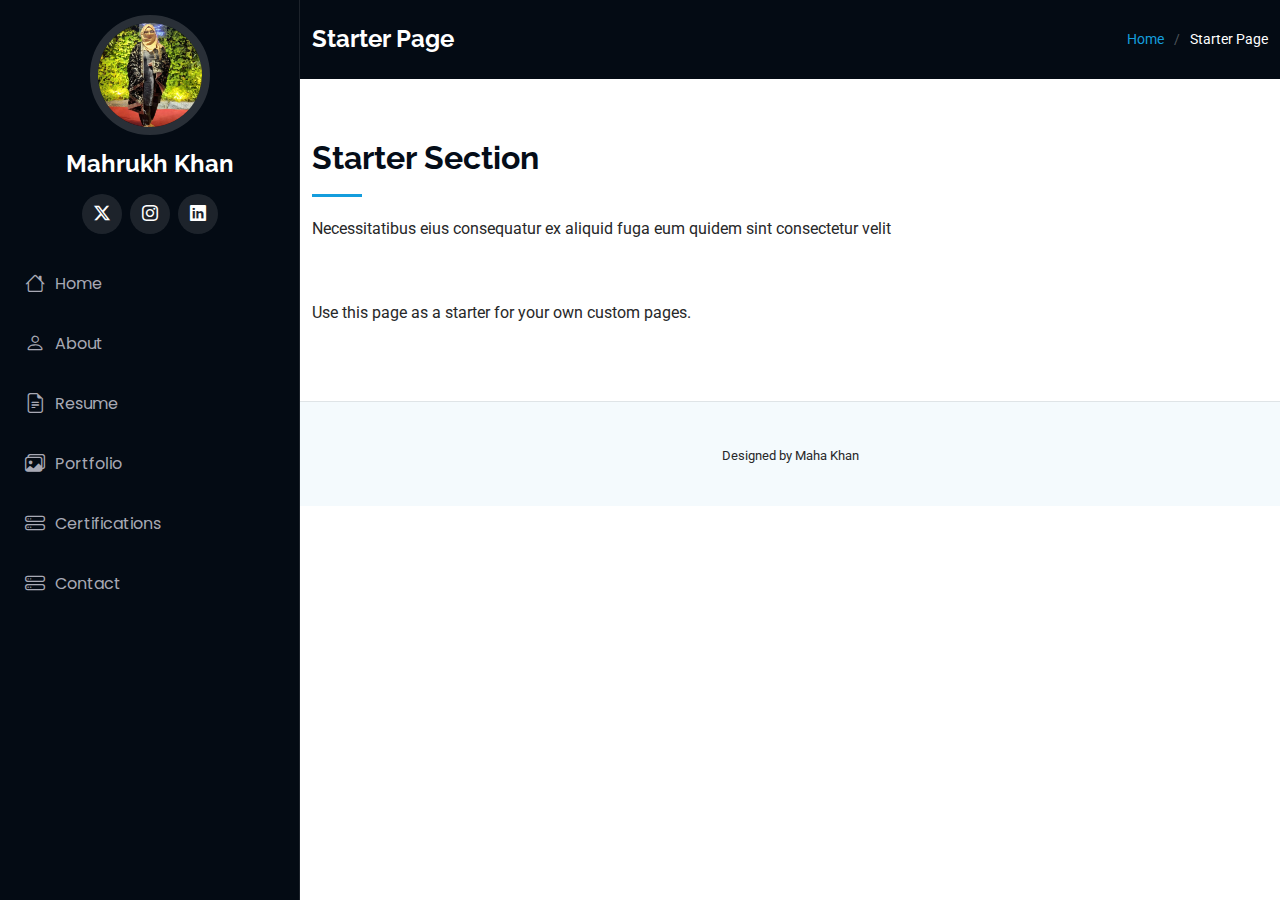
<file: starter-page.html>
<!DOCTYPE html>
<html lang="en">

<head>
  <meta charset="utf-8">
  <meta content="width=device-width, initial-scale=1.0" name="viewport">
  <title>Starter Page - iPortfolio Bootstrap Template</title>
  <meta content="" name="description">
  <meta content="" name="keywords">

  <!-- Fonts -->
  <link href="https://fonts.googleapis.com" rel="preconnect">
  <link href="https://fonts.gstatic.com" rel="preconnect" crossorigin>
  <link href="https://fonts.googleapis.com/css2?family=Roboto:ital,wght@0,100;0,300;0,400;0,500;0,700;0,900;1,100;1,300;1,400;1,500;1,700;1,900&family=Poppins:ital,wght@0,100;0,200;0,300;0,400;0,500;0,600;0,700;0,800;0,900;1,100;1,200;1,300;1,400;1,500;1,600;1,700;1,800;1,900&family=Raleway:ital,wght@0,100;0,200;0,300;0,400;0,500;0,600;0,700;0,800;0,900;1,100;1,200;1,300;1,400;1,500;1,600;1,700;1,800;1,900&display=swap" rel="stylesheet">

  <!-- Vendor CSS Files -->
  <link href="assets/vendor/bootstrap/css/bootstrap.min.css" rel="stylesheet">
  <link href="assets/vendor/bootstrap-icons/bootstrap-icons.css" rel="stylesheet">
  <link href="assets/vendor/aos/aos.css" rel="stylesheet">
  <link href="assets/vendor/glightbox/css/glightbox.min.css" rel="stylesheet">
  <link href="assets/vendor/swiper/swiper-bundle.min.css" rel="stylesheet">

  <!-- Main CSS File -->
  <link href="assets/css/main.css" rel="stylesheet">

  <!-- =======================================================
  * Template Name: iPortfolio
  * Template URL: https://bootstrapmade.com/iportfolio-bootstrap-portfolio-websites-template/
  * Updated: Jun 29 2024 with Bootstrap v5.3.3
  * Author: BootstrapMade.com
  * License: https://bootstrapmade.com/license/
  ======================================================== -->
</head>

<body class="starter-page-page">

  <header id="header" class="header dark-background d-flex flex-column">
    <i class="header-toggle d-xl-none bi bi-list"></i>

    <div class="profile-img">
      <img src="assets/img/LinkedIn.png" alt="" class="img-fluid rounded-circle">
    </div>

    <a href="index.html" class="logo d-flex align-items-center justify-content-center">
      <!-- Uncomment the line below if you also wish to use an image logo -->
      <!-- <img src="assets/img/logo.png" alt=""> -->
      <h1 class="sitename">Mahrukh Khan</h1>
    </a>

    <div class="social-links text-center">
      <a href="https://www.x.com/" class="twitter"><i class="bi bi-twitter-x"></i></a>
      <a href="https://www.instagram.com/" class="instagram"><i class="bi bi-instagram"></i></a>
      <a href="https://www.linkedin.com/in/mahrukh-khan-15290b213" class="linkedin"><i class="bi bi-linkedin"></i></a>
    </div>

    <nav id="navmenu" class="navmenu">
      <ul>
        <li><a href="#hero"><i class="bi bi-house navicon"></i>Home</a></li>
        <li><a href="#about"><i class="bi bi-person navicon"></i> About</a></li>
        <li><a href="#resume"><i class="bi bi-file-earmark-text navicon"></i> Resume</a></li>
        <li><a href="#portfolio"><i class="bi bi-images navicon"></i> Portfolio</a></li>
        <li><a href="#Certifications"><i class="bi bi-hdd-stack navicon"></i>Certifications</a></li>
        <li><a href="#contact"><i class="bi bi-hdd-stack navicon"></i>Contact</a></li>
      </ul>
    </nav>

  </header>

  <main class="main">

    <!-- Page Title -->
    <div class="page-title dark-background">
      <div class="container d-lg-flex justify-content-between align-items-center">
        <h1 class="mb-2 mb-lg-0">Starter Page</h1>
        <nav class="breadcrumbs">
          <ol>
            <li><a href="index.html">Home</a></li>
            <li class="current">Starter Page</li>
          </ol>
        </nav>
      </div>
    </div><!-- End Page Title -->

    <!-- Starter Section Section -->
    <section id="starter-section" class="starter-section section">

      <!-- Section Title -->
      <div class="container section-title" data-aos="fade-up">
        <h2>Starter Section</h2>
        <p>Necessitatibus eius consequatur ex aliquid fuga eum quidem sint consectetur velit</p>
      </div><!-- End Section Title -->

      <div class="container" data-aos="fade-up">
        <p>Use this page as a starter for your own custom pages.</p>
      </div>

    </section><!-- /Starter Section Section -->

  </main>

  <footer id="footer" class="footer position-relative light-background">

    <div class="container">
      <div class="credits">
        <!-- All the links in the footer should remain intact. -->
        <!-- You can delete the links only if you've purchased the pro version. -->
        <!-- Licensing information: https://bootstrapmade.com/license/ -->
        <!-- Purchase the pro version with working PHP/AJAX contact form: [buy-url] -->
        Designed by Maha Khan</a>
      </div>
    </div>

  </footer>

  <!-- Scroll Top -->
  <a href="#" id="scroll-top" class="scroll-top d-flex align-items-center justify-content-center"><i class="bi bi-arrow-up-short"></i></a>

  <!-- Preloader -->
  <div id="preloader"></div>

  <!-- Vendor JS Files -->
  <script src="assets/vendor/bootstrap/js/bootstrap.bundle.min.js"></script>
  <script src="assets/vendor/php-email-form/validate.js"></script>
  <script src="assets/vendor/aos/aos.js"></script>
  <script src="assets/vendor/typed.js/typed.umd.js"></script>
  <script src="assets/vendor/purecounter/purecounter_vanilla.js"></script>
  <script src="assets/vendor/waypoints/noframework.waypoints.js"></script>
  <script src="assets/vendor/glightbox/js/glightbox.min.js"></script>
  <script src="assets/vendor/imagesloaded/imagesloaded.pkgd.min.js"></script>
  <script src="assets/vendor/isotope-layout/isotope.pkgd.min.js"></script>
  <script src="assets/vendor/swiper/swiper-bundle.min.js"></script>

  <!-- Main JS File -->
  <script src="assets/js/main.js"></script>

</body>

</html>
</file>
<file: assets/css/main.css>
/**
* Template Name: iPortfolio
* Template URL: https://bootstrapmade.com/iportfolio-bootstrap-portfolio-websites-template/
* Updated: Jun 29 2024 with Bootstrap v5.3.3
* Author: BootstrapMade.com
* License: https://bootstrapmade.com/license/
*/

/*--------------------------------------------------------------
# Font & Color Variables
# Help: https://bootstrapmade.com/color-system/
--------------------------------------------------------------*/
/* Fonts */
:root {
  --default-font: "Roboto",  system-ui, -apple-system, "Segoe UI", Roboto, "Helvetica Neue", Arial, "Noto Sans", "Liberation Sans", sans-serif, "Apple Color Emoji", "Segoe UI Emoji", "Segoe UI Symbol", "Noto Color Emoji";
  --heading-font: "Raleway",  sans-serif;
  --nav-font: "Poppins",  sans-serif;
}

/* Global Colors - The following color variables are used throughout the website. Updating them here will change the color scheme of the entire website */
:root { 
  --background-color: #ffffff; /* Background color for the entire website, including individual sections */
  --default-color: #272829; /* Default color used for the majority of the text content across the entire website */
  --heading-color: #050d18; /* Color for headings, subheadings and title throughout the website */
  --accent-color: #149ddd; /* Accent color that represents your brand on the website. It's used for buttons, links, and other elements that need to stand out */
  --surface-color: #ffffff; /* The surface color is used as a background of boxed elements within sections, such as cards, icon boxes, or other elements that require a visual separation from the global background. */
  --contrast-color: #ffffff; /* Contrast color for text, ensuring readability against backgrounds of accent, heading, or default colors. */
}

/* Nav Menu Colors - The following color variables are used specifically for the navigation menu. They are separate from the global colors to allow for more customization options */
:root {
  --nav-color: #a8a9b4;  /* The default color of the main navmenu links */
  --nav-hover-color: #ffffff; /* Applied to main navmenu links when they are hovered over or active */
  --nav-mobile-background-color: #040b14; /* Used as the background color for mobile navigation menu */
  --nav-dropdown-background-color: #040b14; /* Used as the background color for dropdown items that appear when hovering over primary navigation items */
  --nav-dropdown-color: #a8a9b4; /* Used for navigation links of the dropdown items in the navigation menu. */
  --nav-dropdown-hover-color: #ffffff; /* Similar to --nav-hover-color, this color is applied to dropdown navigation links when they are hovered over. */
}

/* Color Presets - These classes override global colors when applied to any section or element, providing reuse of the sam color scheme. */

.light-background {
  --background-color: #f4fafd;
  --surface-color: #ffffff;
}

.dark-background {
  --background-color: #040b14;
  --default-color: #ffffff;
  --heading-color: #ffffff;
  --surface-color: #151f2b;
  --contrast-color: #ffffff;
}

/* Smooth scroll */
:root {
  scroll-behavior: smooth;
}

/*--------------------------------------------------------------
# General Styling & Shared Classes
--------------------------------------------------------------*/
body {
  color: var(--default-color);
  background-color: var(--background-color);
  font-family: var(--default-font);
}

a {
  color: var(--accent-color);
  text-decoration: none;
  transition: 0.3s;
}

a:hover {
  color: color-mix(in srgb, var(--accent-color), transparent 25%);
  text-decoration: none;
}

h1,
h2,
h3,
h4,
h5,
h6 {
  color: var(--heading-color);
  font-family: var(--heading-font);
}

/* PHP Email Form Messages
------------------------------*/
.php-email-form .error-message {
  display: none;
  background: #df1529;
  color: #ffffff;
  text-align: left;
  padding: 15px;
  margin-bottom: 24px;
  font-weight: 600;
}

.php-email-form .sent-message {
  display: none;
  color: #ffffff;
  background: #059652;
  text-align: center;
  padding: 15px;
  margin-bottom: 24px;
  font-weight: 600;
}

.php-email-form .loading {
  display: none;
  background: var(--surface-color);
  text-align: center;
  padding: 15px;
  margin-bottom: 24px;
}

.php-email-form .loading:before {
  content: "";
  display: inline-block;
  border-radius: 50%;
  width: 24px;
  height: 24px;
  margin: 0 10px -6px 0;
  border: 3px solid var(--accent-color);
  border-top-color: var(--surface-color);
  animation: php-email-form-loading 1s linear infinite;
}

@keyframes php-email-form-loading {
  0% {
    transform: rotate(0deg);
  }

  100% {
    transform: rotate(360deg);
  }
}

/*--------------------------------------------------------------
# Global Header
--------------------------------------------------------------*/
.header {
  color: var(--default-color);
  background-color: var(--background-color);
  position: fixed;
  top: 0;
  left: 0;
  bottom: 0;
  padding: 0 15px;
  width: 300px;
  transition: all ease-in-out 0.3s;
  overflow-y: auto;
  z-index: 997;
  border-right: 1px solid color-mix(in srgb, var(--default-color), transparent 90%);
}

.header .profile-img img {
  margin: 15px auto;
  display: block;
  width: 120px;
  border: 8px solid color-mix(in srgb, var(--default-color), transparent 85%);
}

.header .logo {
  line-height: 1;
  margin-bottom: 15px;
}

.header .logo img {
  max-height: 32px;
  margin-right: 8px;
}

.header .logo h1 {
  font-size: 24px;
  margin: 0;
  font-weight: 700;
  color: var(--heading-color);
}

.header .social-links {
  margin: 0 0 20px 0;
}

.header .social-links a {
  font-size: 16px;
  display: inline-flex;
  align-items: center;
  justify-content: center;
  background: color-mix(in srgb, var(--default-color), transparent 90%);
  color: var(--default-color);
  margin: 0 2px;
  border-radius: 50%;
  text-align: center;
  width: 40px;
  height: 40px;
  transition: 0.3s;
}

.header .social-links a:hover {
  color: var(--contrast-color);
  background: var(--accent-color);
}

@media (min-width: 1200px) {

  .header~main,
  .header~#footer {
    margin-left: 300px;
  }
}

@media (max-width: 1199px) {
  .header {
    left: -100%;
  }
}

.header.header-show {
  left: 0;
}

.header .header-toggle {
  color: var(--contrast-color);
  background-color: var(--accent-color);
  font-size: 22px;
  display: flex;
  align-items: center;
  justify-content: center;
  width: 40px;
  height: 40px;
  border-radius: 50%;
  cursor: pointer;
  position: fixed;
  top: 15px;
  right: 15px;
  z-index: 9999;
  transition: background-color 0.3s;
}

.header .header-toggle:hover {
  color: var(--contrast-color);
  background-color: color-mix(in srgb, var(--accent-color) 90%, white 15%);
}

/*--------------------------------------------------------------
# Navigation Menu
--------------------------------------------------------------*/
.mobile-nav-toggle {
  display: none;
}

.navmenu {
  padding: 0;
  z-index: 9997;
}

.navmenu ul {
  list-style: none;
  padding: 0 0 20px 0;
  margin: 0;
}

.navmenu a,
.navmenu a:focus {
  color: var(--nav-color);
  padding: 15px 10px;
  font-family: var(--nav-font);
  font-size: 16px;
  font-weight: 400;
  display: flex;
  align-items: center;
  white-space: nowrap;
  transition: 0.3s;
  width: 100%;
}

.navmenu a .navicon,
.navmenu a:focus .navicon {
  font-size: 20px;
  margin-right: 10px;
}

.navmenu a .toggle-dropdown,
.navmenu a:focus .toggle-dropdown {
  font-size: 12px;
  line-height: 0;
  margin-left: auto;
  width: 30px;
  height: 30px;
  display: flex;
  align-items: center;
  justify-content: center;
  border-radius: 50%;
  transition: 0.3s;
  flex-shrink: 0;
  background-color: color-mix(in srgb, var(--accent-color), transparent 90%);
}

.navmenu a .toggle-dropdown:hover,
.navmenu a:focus .toggle-dropdown:hover {
  background-color: var(--accent-color);
  color: var(--contrast-color);
}

.navmenu a:hover,
.navmenu .active,
.navmenu .active:focus {
  color: var(--nav-hover-color);
}

.navmenu a:hover .navicon,
.navmenu .active .navicon,
.navmenu .active:focus .navicon {
  color: var(--accent-color);
}

.navmenu .active .toggle-dropdown,
.navmenu .active:focus .toggle-dropdown {
  background-color: var(--accent-color);
  color: var(--contrast-color);
  transform: rotate(180deg);
}

.navmenu .dropdown {
  display: block;
}

.navmenu .dropdown a,
.navmenu .dropdown a:focus {
  color: --nav-dropdown-color;
}

.navmenu .dropdown a:hover,
.navmenu .dropdown .active,
.navmenu .dropdown .active:focus {
  color: var(--nav-dropdown-hover-color);
}

.navmenu .dropdown ul {
  position: static;
  display: none;
  z-index: 99;
  padding: 5px 10px;
  margin: 5px 10px;
  background-color: var(--nav-dropdown-background-color);
  border: 1px solid color-mix(in srgb, var(--default-color), transparent 90%);
  box-shadow: none;
  transition: all 0.5s ease-in-out;
}

.navmenu .dropdown ul ul {
  background-color: rgba(33, 37, 41, 0.1);
}

.navmenu .dropdown>.dropdown-active {
  display: block;
  background-color: rgba(33, 37, 41, 0.03);
}

/*--------------------------------------------------------------
# Global Footer
--------------------------------------------------------------*/
.footer {
  color: var(--default-color);
  background-color: var(--background-color);
  font-size: 14px;
  padding: 40px 0;
  position: relative;
  border-top: 1px solid color-mix(in srgb, var(--default-color), transparent 90%);
}

.footer .copyright p {
  margin-bottom: 0;
}

.footer .credits {
  margin-top: 4px;
  font-size: 13px;
  text-align: center;
}

/*--------------------------------------------------------------
# Preloader
--------------------------------------------------------------*/
#preloader {
  position: fixed;
  inset: 0;
  z-index: 999999;
  overflow: hidden;
  background: var(--background-color);
  transition: all 0.6s ease-out;
}

#preloader:before {
  content: "";
  position: fixed;
  top: calc(50% - 30px);
  left: calc(50% - 30px);
  border: 6px solid #ffffff;
  border-color: var(--accent-color) transparent var(--accent-color) transparent;
  border-radius: 50%;
  width: 60px;
  height: 60px;
  animation: animate-preloader 1.5s linear infinite;
}

@keyframes animate-preloader {
  0% {
    transform: rotate(0deg);
  }

  100% {
    transform: rotate(360deg);
  }
}

/*--------------------------------------------------------------
# Scroll Top Button
--------------------------------------------------------------*/
.scroll-top {
  position: fixed;
  visibility: hidden;
  opacity: 0;
  right: 15px;
  bottom: -15px;
  z-index: 99999;
  background-color: var(--accent-color);
  width: 44px;
  height: 44px;
  border-radius: 50px;
  transition: all 0.4s;
}

.scroll-top i {
  font-size: 24px;
  color: var(--contrast-color);
  line-height: 0;
}

.scroll-top:hover {
  background-color: color-mix(in srgb, var(--accent-color), transparent 20%);
  color: var(--contrast-color);
}

.scroll-top.active {
  visibility: visible;
  opacity: 1;
  bottom: 15px;
}

/*--------------------------------------------------------------
# Disable aos animation delay on mobile devices
--------------------------------------------------------------*/
@media screen and (max-width: 768px) {
  [data-aos-delay] {
    transition-delay: 0 !important;
  }
}

/*--------------------------------------------------------------
# Global Page Titles & Breadcrumbs
--------------------------------------------------------------*/
.page-title {
  color: var(--default-color);
  background-color: var(--background-color);
  padding: 25px 0;
  position: relative;
}

.page-title h1 {
  font-size: 24px;
  font-weight: 700;
}

.page-title .breadcrumbs ol {
  display: flex;
  flex-wrap: wrap;
  list-style: none;
  padding: 0;
  margin: 0;
  font-size: 14px;
  font-weight: 400;
}

.page-title .breadcrumbs ol li+li {
  padding-left: 10px;
}

.page-title .breadcrumbs ol li+li::before {
  content: "/";
  display: inline-block;
  padding-right: 10px;
  color: color-mix(in srgb, var(--default-color), transparent 70%);
}

/*--------------------------------------------------------------
# Global Sections
--------------------------------------------------------------*/
section,
.section {
  color: var(--default-color);
  background-color: var(--background-color);
  padding: 60px 0;
  overflow: clip;
}

/*--------------------------------------------------------------
# Global Section Titles
--------------------------------------------------------------*/
.section-title {
  padding-bottom: 60px;
  position: relative;
}

.section-title h2 {
  font-size: 32px;
  font-weight: 700;
  margin-bottom: 20px;
  padding-bottom: 20px;
  position: relative;
}

.section-title h2:after {
  content: "";
  position: absolute;
  display: block;
  width: 50px;
  height: 3px;
  background: var(--accent-color);
  left: 0;
  bottom: 0;
}

.section-title p {
  margin-bottom: 0;
}

/*--------------------------------------------------------------
# Hero Section
--------------------------------------------------------------*/
.hero {
  width: 100%;
  min-height: 100vh;
  position: relative;
  padding: 80px 0;
  display: flex;
  align-items: center;
  justify-content: center;
}

.hero img {
  position: absolute;
  inset: 0;
  display: block;
  width: 100%;
  height: 100%;
  object-fit: cover;
  z-index: 1;
  opacity: 0.7 !important;
}

.hero:before {
  content: "";
  background: color-mix(in srgb, var(--background-color), transparent 70%);
  position: absolute;
  inset: 0;
  z-index: 2;
}

.hero .container {
  position: relative;
  z-index: 3;
}

.hero h2 {
  margin: 0;
  font-size: 64px;
  font-weight: 700;
}

.hero p {
  margin: 5px 0 0 0;
  font-size: 26px;
}

.hero p span {
  letter-spacing: 1px;
  border-bottom: 2px solid var(--accent-color);
}

.hero .social-links {
  margin-top: 25px;
}

.hero .social-links a {
  font-size: 24px;
  display: inline-block;
  color: color-mix(in srgb, var(--default-color), transparent 50%);
  line-height: 1;
  margin-right: 20px;
  transition: 0.3s;
}

.hero .social-links a:hover {
  color: var(--accent-color);
}

@media (max-width: 768px) {
  .hero h2 {
    font-size: 32px;
  }

  .hero p {
    font-size: 20px;
  }
}

/*--------------------------------------------------------------
# About Section
--------------------------------------------------------------*/
.about .content h2 {
  font-weight: 700;
  font-size: 24px;
}

.about .content ul {
  list-style: none;
  padding: 0;
}

.about .content ul li {
  margin-bottom: 20px;
  display: flex;
  align-items: center;
}

.about .content ul strong {
  margin-right: 10px;
}

.about .content ul i {
  font-size: 16px;
  margin-right: 5px;
  color: var(--accent-color);
  line-height: 0;
}

/*--------------------------------------------------------------
# Stats Section
--------------------------------------------------------------*/
.stats .stats-item {
  padding: 30px;
  width: 100%;
}

.stats .stats-item i {
  color: var(--accent-color);
  display: block;
  font-size: 44px;
  float: left;
  line-height: 0;
}

.stats .stats-item .purecounter {
  color: var(--heading-color);
  font-size: 48px;
  line-height: 40px;
  display: block;
  font-weight: 700;
  margin-left: 60px;
}

.stats .stats-item p {
  color: color-mix(in srgb, var(--default-color), transparent 40%);
  padding: 15px 0 0 0;
  margin: 0 0 0 60px;
  font-family: var(--heading-font);
  font-size: 14px;
}

/*--------------------------------------------------------------
# Skills Section
--------------------------------------------------------------*/
.skills .progress {
  height: 60px;
  display: block;
  background: none;
  border-radius: 0;
}

.skills .progress .skill {
  color: var(--heading-color);
  padding: 0;
  margin: 0 0 6px 0;
  text-transform: uppercase;
  display: block;
  font-weight: 600;
  font-family: var(--heading-font);
}

.skills .progress .skill .val {
  float: right;
  font-style: normal;
}

.skills .progress-bar-wrap {
  background: color-mix(in srgb, var(--default-color), transparent 90%);
  height: 10px;
}

.skills .progress-bar {
  width: 1px;
  height: 10px;
  transition: 0.9s;
  background-color: var(--accent-color);
}

/*--------------------------------------------------------------
# Resume Section
--------------------------------------------------------------*/
.resume .resume-title {
  color: var(--heading-color);
  font-size: 26px;
  font-weight: 700;
  margin-top: 20px;
  margin-bottom: 20px;
}

.resume .resume-item {
  padding: 0 0 20px 20px;
  margin-top: -2px;
  border-left: 2px solid var(--accent-color);
  position: relative;
}

.resume .resume-item h4 {
  line-height: 18px;
  font-size: 18px;
  font-weight: 600;
  text-transform: uppercase;
  color: color-mix(in srgb, var(--default-color), transparent 20%);
  margin-bottom: 10px;
}

.resume .resume-item h5 {
  font-size: 16px;
  padding: 5px 15px;
  display: inline-block;
  font-weight: 600;
  margin-bottom: 10px;
}

.resume .resume-item ul {
  padding-left: 20px;
}

.resume .resume-item ul li {
  padding-bottom: 10px;
}

.resume .resume-item:last-child {
  padding-bottom: 0;
}

.resume .resume-item::before {
  content: "";
  position: absolute;
  width: 16px;
  height: 16px;
  border-radius: 50px;
  left: -9px;
  top: 0;
  background: var(--background-color);
  border: 2px solid var(--accent-color);
}

/*--------------------------------------------------------------
# Portfolio Section
--------------------------------------------------------------*/
.portfolio .portfolio-filters {
  padding: 0;
  margin: 0 auto 20px auto;
  list-style: none;
  text-align: center;
}

.portfolio .portfolio-filters li {
  cursor: pointer;
  display: inline-block;
  padding: 0;
  font-size: 14px;
  font-weight: 400;
  margin: 0 10px;
  line-height: 1;
  text-transform: uppercase;
  margin-bottom: 10px;
  transition: all 0.3s ease-in-out;
}

.portfolio .portfolio-filters li:hover,
.portfolio .portfolio-filters li.filter-active {
  color: var(--accent-color);
}

.portfolio .portfolio-filters li:first-child {
  margin-left: 0;
}

.portfolio .portfolio-filters li:last-child {
  margin-right: 0;
}

@media (max-width: 575px) {
  .portfolio .portfolio-filters li {
    font-size: 14px;
    margin: 0 5px;
  }
}

.portfolio .portfolio-content {
  position: relative;
  overflow: hidden;
}

.portfolio .portfolio-content img {
  transition: 0.3s;
}

.portfolio .portfolio-content .portfolio-info {
  opacity: 0;
  position: absolute;
  inset: 0;
  z-index: 3;
  transition: all ease-in-out 0.3s;
  background: rgba(0, 0, 0, 0.6);
  padding: 15px;
}

.portfolio .portfolio-content .portfolio-info h4 {
  font-size: 14px;
  padding: 5px 10px;
  font-weight: 400;
  color: #ffffff;
  display: inline-block;
  background-color: var(--accent-color);
}

.portfolio .portfolio-content .portfolio-info p {
  position: absolute;
  bottom: 10px;
  text-align: center;
  display: inline-block;
  left: 0;
  right: 0;
  font-size: 16px;
  font-weight: 600;
  color: rgba(255, 255, 255, 0.8);
}

.portfolio .portfolio-content .portfolio-info .preview-link,
.portfolio .portfolio-content .portfolio-info .details-link {
  position: absolute;
  left: calc(50% - 40px);
  font-size: 26px;
  top: calc(50% - 14px);
  color: #fff;
  transition: 0.3s;
  line-height: 1.2;
}

.portfolio .portfolio-content .portfolio-info .preview-link:hover,
.portfolio .portfolio-content .portfolio-info .details-link:hover {
  color: var(--accent-color);
}

.portfolio .portfolio-content .portfolio-info .details-link {
  left: 50%;
  font-size: 34px;
  line-height: 0;
}

.portfolio .portfolio-content:hover .portfolio-info {
  opacity: 1;
}

.portfolio .portfolio-content:hover img {
  transform: scale(1.1);
}

/*--------------------------------------------------------------
# Services Section
--------------------------------------------------------------*/
.services .service-item {
  position: relative;
}

.services .service-item .icon {
  background: var(--accent-color);
  display: flex;
  align-items: center;
  justify-content: center;
  width: 54px;
  height: 54px;
  border-radius: 50%;
  transition: 0.5s;
  border: 1px solid var(--accent-color);
  margin-right: 20px;
}

.services .service-item .icon i {
  color: var(--contrast-color);
  font-size: 24px;
  line-height: 0;
}

.services .service-item:hover .icon {
  background: var(--surface-color);
}

.services .service-item:hover .icon i {
  color: var(--accent-color);
}

.services .service-item .title {
  font-weight: 700;
  margin-bottom: 15px;
  font-size: 18px;
}

.services .service-item .title a {
  color: var(--heading-color);
}

.services .service-item .title a:hover {
  color: var(--accent-color);
}

.services .service-item .description {
  line-height: 24px;
  font-size: 14px;
}

/*--------------------------------------------------------------
# Testimonials Section
--------------------------------------------------------------*/
.testimonials .testimonials-carousel,
.testimonials .testimonials-slider {
  overflow: hidden;
}

.testimonials .testimonial-item {
  box-sizing: content-box;
  text-align: center;
  min-height: 320px;
}

.testimonials .testimonial-item .testimonial-img {
  width: 90px;
  border-radius: 50%;
  margin: 0 auto;
}

.testimonials .testimonial-item h3 {
  font-size: 18px;
  font-weight: bold;
  margin: 10px 0 5px 0;
}

.testimonials .testimonial-item h4 {
  font-size: 14px;
  color: color-mix(in srgb, var(--default-color), transparent 20%);
  margin: 0;
}

.testimonials .testimonial-item .quote-icon-left,
.testimonials .testimonial-item .quote-icon-right {
  color: color-mix(in srgb, var(--accent-color), transparent 40%);
  font-size: 26px;
  line-height: 0;
}

.testimonials .testimonial-item .quote-icon-left {
  display: inline-block;
  left: -5px;
  position: relative;
}

.testimonials .testimonial-item .quote-icon-right {
  display: inline-block;
  right: -5px;
  position: relative;
  top: 10px;
  transform: scale(-1, -1);
}

.testimonials .testimonial-item p {
  font-style: italic;
  margin: 0 15px 15px 15px;
  padding: 20px;
  background-color: var(--surface-color);
  position: relative;
  margin-bottom: 35px;
  border-radius: 6px;
  box-shadow: 0px 2px 15px rgba(0, 0, 0, 0.1);
}

.testimonials .testimonial-item p::after {
  content: "";
  width: 0;
  height: 0;
  border-top: 20px solid var(--surface-color);
  border-right: 20px solid transparent;
  border-left: 20px solid transparent;
  position: absolute;
  bottom: -20px;
  left: calc(50% - 20px);
}

.testimonials .swiper-wrapper {
  height: auto;
}

.testimonials .swiper-pagination {
  margin-top: 40px;
  position: relative;
}

.testimonials .swiper-pagination .swiper-pagination-bullet {
  width: 12px;
  height: 12px;
  background-color: var(--background-color);
  opacity: 1;
  border: 1px solid var(--accent-color);
}

.testimonials .swiper-pagination .swiper-pagination-bullet-active {
  background-color: var(--accent-color);
}

/*--------------------------------------------------------------
# Contact Section
--------------------------------------------------------------*/
.contact .info-wrap {
  background-color: var(--surface-color);
  box-shadow: 0px 0px 20px rgba(0, 0, 0, 0.1);
  padding: 30px;
}

@media (max-width: 575px) {
  .contact .info-wrap {
    padding: 20px;
  }
}

.contact .info-item {
  margin-bottom: 40px;
}

.contact .info-item i {
  font-size: 20px;
  color: var(--accent-color);
  background: color-mix(in srgb, var(--accent-color), transparent 92%);
  width: 44px;
  height: 44px;
  display: flex;
  justify-content: center;
  align-items: center;
  border-radius: 50px;
  transition: all 0.3s ease-in-out;
  margin-right: 15px;
}

.contact .info-item h3 {
  padding: 0;
  font-size: 18px;
  font-weight: 700;
  margin-bottom: 5px;
}

.contact .info-item p {
  padding: 0;
  margin-bottom: 0;
  font-size: 14px;
}

.contact .info-item:hover i {
  background: var(--accent-color);
  color: var(--contrast-color);
}

.contact .php-email-form {
  background-color: var(--surface-color);
  height: 100%;
  padding: 30px;
  box-shadow: 0px 0px 20px rgba(0, 0, 0, 0.1);
}

@media (max-width: 575px) {
  .contact .php-email-form {
    padding: 20px;
  }
}

.contact .php-email-form input[type=text],
.contact .php-email-form input[type=email],
.contact .php-email-form textarea {
  font-size: 14px;
  padding: 10px 15px;
  box-shadow: none;
  border-radius: 0;
  color: var(--default-color);
  background-color: var(--surface-color);
  border-color: color-mix(in srgb, var(--default-color), transparent 80%);
}

.contact .php-email-form input[type=text]:focus,
.contact .php-email-form input[type=email]:focus,
.contact .php-email-form textarea:focus {
  border-color: var(--accent-color);
}

.contact .php-email-form input[type=text]::placeholder,
.contact .php-email-form input[type=email]::placeholder,
.contact .php-email-form textarea::placeholder {
  color: color-mix(in srgb, var(--default-color), transparent 70%);
}

.contact .php-email-form button[type=submit] {
  color: var(--contrast-color);
  background: var(--accent-color);
  border: 0;
  padding: 10px 30px;
  transition: 0.4s;
  border-radius: 50px;
}

.contact .php-email-form button[type=submit]:hover {
  background: color-mix(in srgb, var(--accent-color), transparent 25%);
}

/*--------------------------------------------------------------
# Portfolio Details Section
--------------------------------------------------------------*/
.portfolio-details .portfolio-details-slider img {
  width: 100%;
}

.portfolio-details .portfolio-details-slider .swiper-pagination {
  margin-top: 20px;
  position: relative;
}

.portfolio-details .portfolio-details-slider .swiper-pagination .swiper-pagination-bullet {
  width: 12px;
  height: 12px;
  background-color: color-mix(in srgb, var(--default-color), transparent 85%);
  opacity: 1;
}

.portfolio-details .portfolio-details-slider .swiper-pagination .swiper-pagination-bullet-active {
  background-color: var(--accent-color);
}

.portfolio-details .portfolio-info {
  padding: 30px;
  box-shadow: 0px 0 30px rgba(0, 0, 0, 0.1);
}

.portfolio-details .portfolio-info h3 {
  font-size: 22px;
  font-weight: 700;
  margin-bottom: 20px;
  padding-bottom: 20px;
  border-bottom: 1px solid color-mix(in srgb, var(--default-color), transparent 85%);
}

.portfolio-details .portfolio-info ul {
  list-style: none;
  padding: 0;
  font-size: 15px;
}

.portfolio-details .portfolio-info ul li+li {
  margin-top: 10px;
}

.portfolio-details .portfolio-description {
  padding-top: 30px;
}

.portfolio-details .portfolio-description h2 {
  font-size: 26px;
  font-weight: 700;
  margin-bottom: 20px;
}

.portfolio-details .portfolio-description p {
  padding: 0;
  color: color-mix(in srgb, var(--default-color), transparent 30%);
}

/*--------------------------------------------------------------
# Service Details Section
--------------------------------------------------------------*/
.service-details .services-list {
  padding: 10px 30px;
  border: 1px solid color-mix(in srgb, var(--default-color), transparent 90%);
  margin-bottom: 20px;
}

.service-details .services-list a {
  display: block;
  line-height: 1;
  padding: 8px 0 8px 15px;
  border-left: 3px solid color-mix(in srgb, var(--default-color), transparent 70%);
  margin: 20px 0;
  color: color-mix(in srgb, var(--default-color), transparent 20%);
  transition: 0.3s;
}

.service-details .services-list a.active {
  color: var(--heading-color);
  font-weight: 700;
  border-color: var(--accent-color);
}

.service-details .services-list a:hover {
  border-color: var(--accent-color);
}

.service-details .services-img {
  margin-bottom: 20px;
}

.service-details h3 {
  font-size: 26px;
  font-weight: 700;
}

.service-details h4 {
  font-size: 20px;
  font-weight: 700;
}

.service-details p {
  font-size: 15px;
}

.service-details ul {
  list-style: none;
  padding: 0;
  font-size: 15px;
}

.service-details ul li {
  padding: 5px 0;
  display: flex;
  align-items: center;
}

.service-details ul i {
  font-size: 20px;
  margin-right: 8px;
  color: var(--accent-color);
}

/*--------------------------------------------------------------
# Starter Section Section
--------------------------------------------------------------*/
.starter-section {
  /* Add your styles here */
}
</file>
